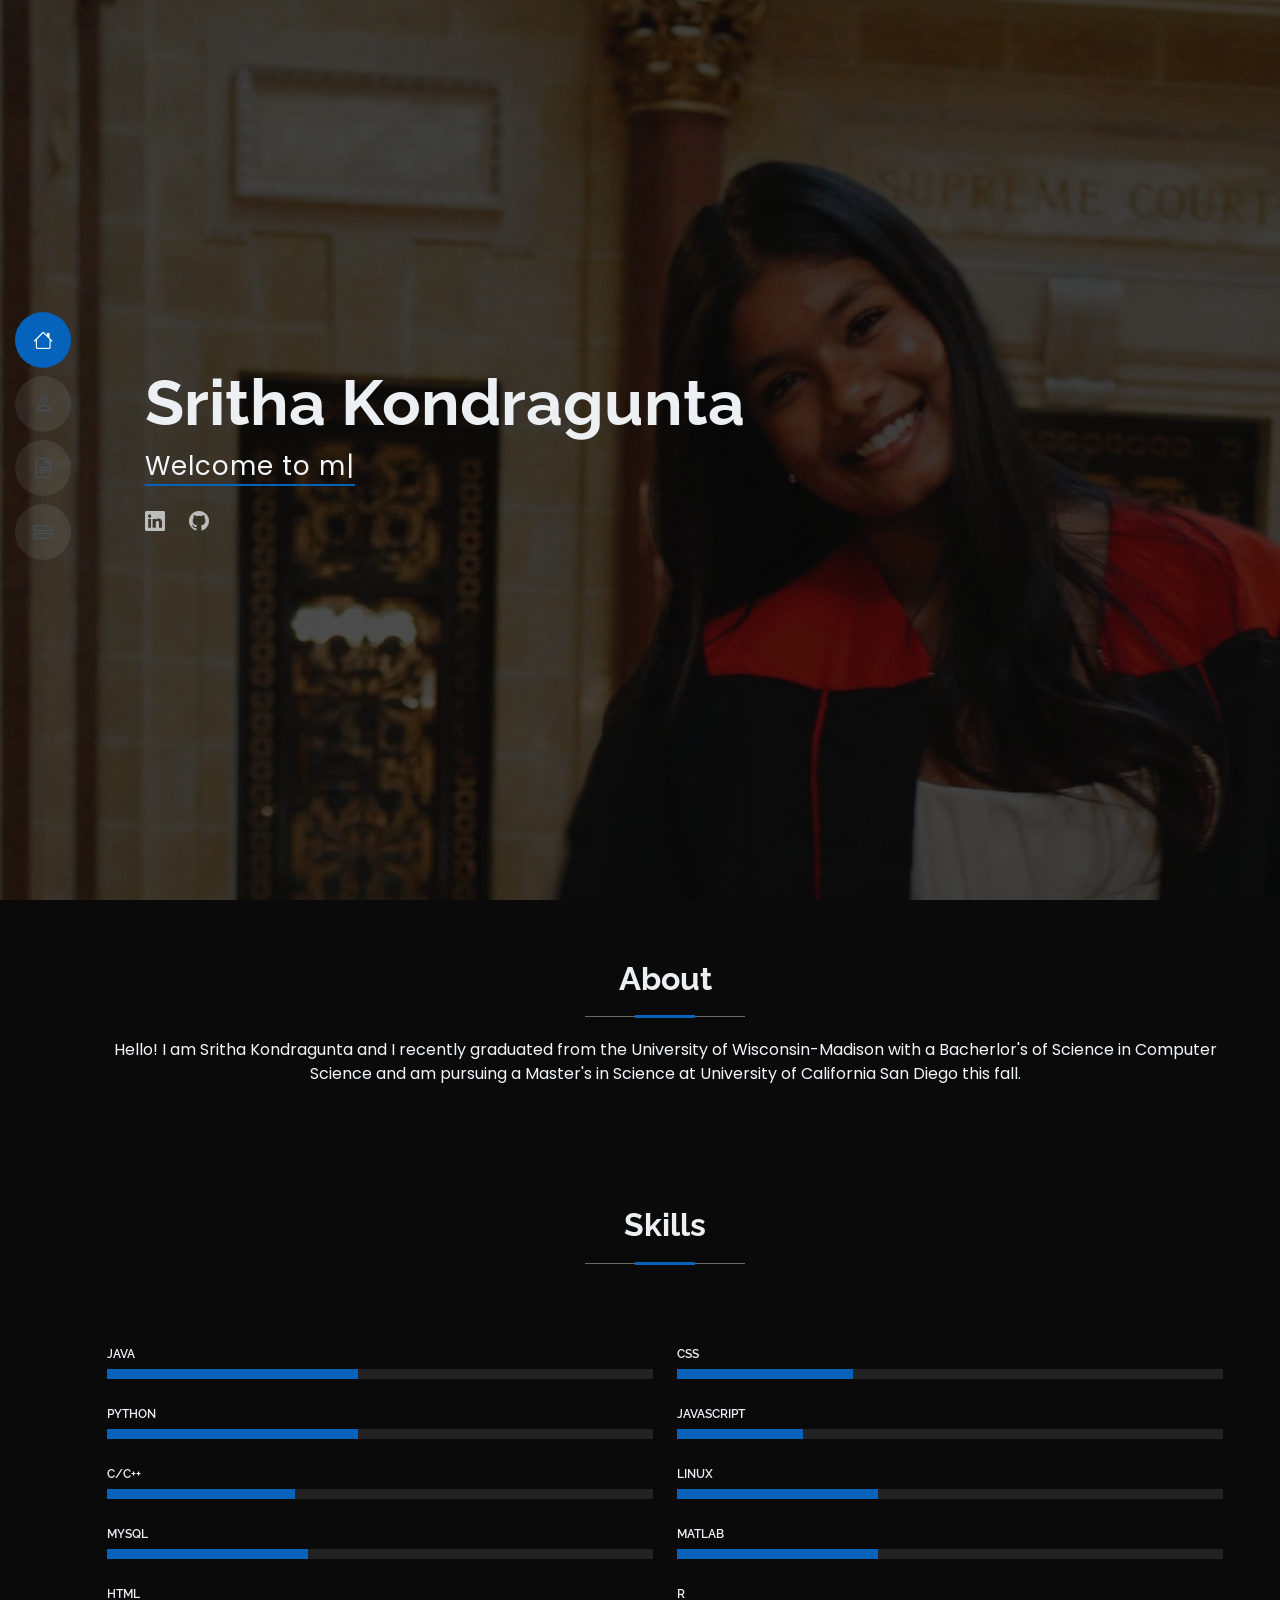
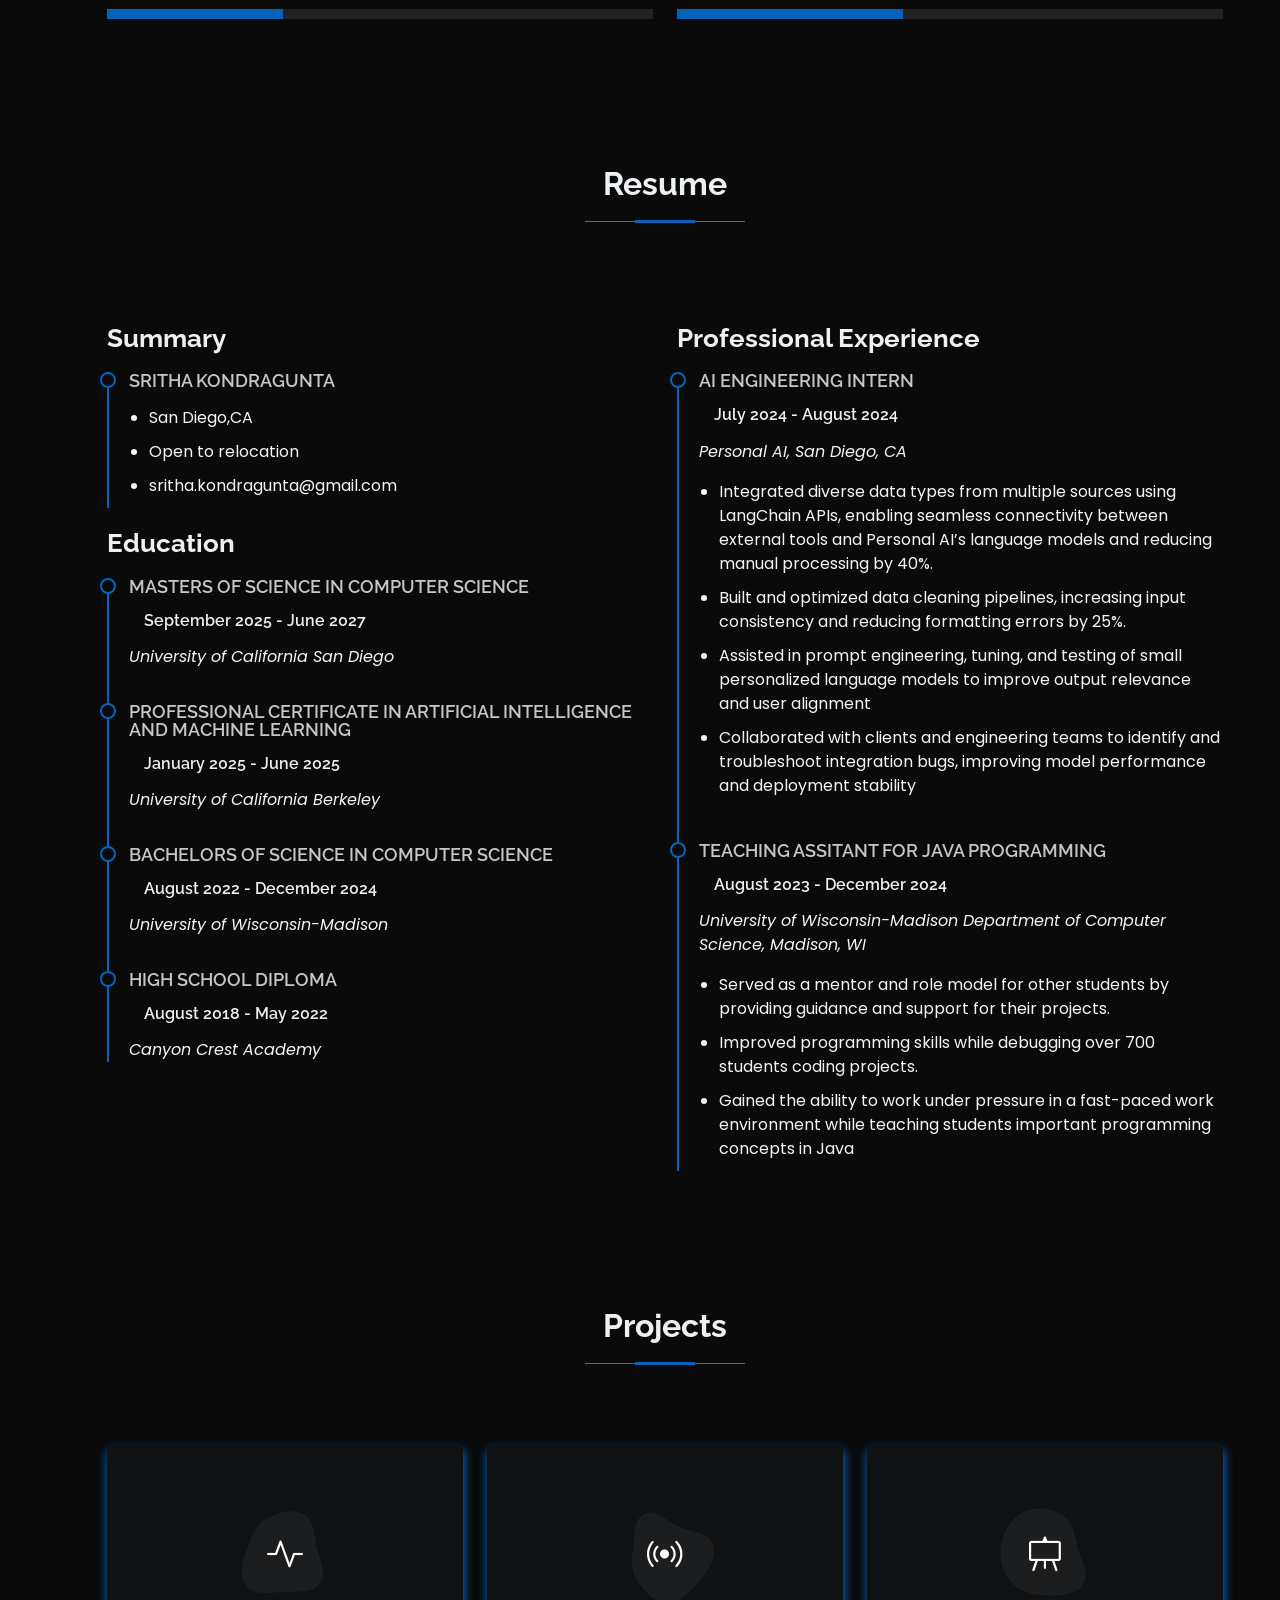
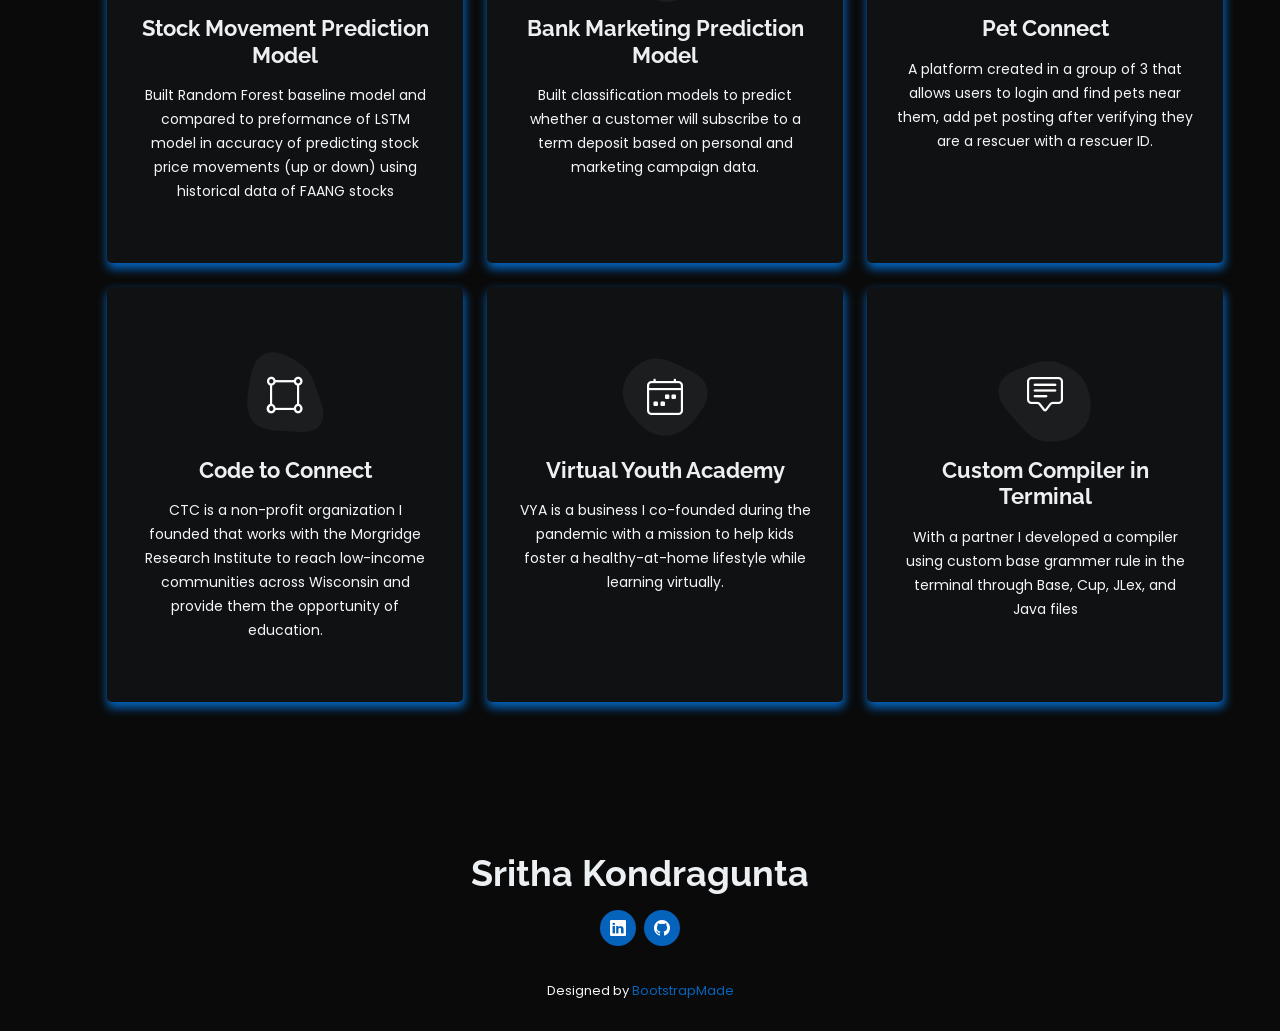
<file: index.html>
<!DOCTYPE html>
<html lang="en">

<head>
  <meta charset="utf-8">
  <meta content="width=device-width, initial-scale=1.0" name="viewport">
  <title>Sritha Kondragunta Portfolio</title>
  <meta content="" name="description">
  <meta content="" name="keywords">

  <!-- Favicons -->
  <link href="assets/img/logo5.png" rel="icon" >
  <link href="assets/img/logo4.png" rel="apple-touch-icon">



  <!-- Fonts -->
  <link href="https://fonts.googleapis.com" rel="preconnect">
  <link href="https://fonts.gstatic.com" rel="preconnect" crossorigin>
  <link href="https://fonts.googleapis.com/css2?family=Roboto:ital,wght@0,100;0,300;0,400;0,500;0,700;0,900;1,100;1,300;1,400;1,500;1,700;1,900&family=Poppins:ital,wght@0,100;0,200;0,300;0,400;0,500;0,600;0,700;0,800;0,900;1,100;1,200;1,300;1,400;1,500;1,600;1,700;1,800;1,900&family=Raleway:ital,wght@0,100;0,200;0,300;0,400;0,500;0,600;0,700;0,800;0,900;1,100;1,200;1,300;1,400;1,500;1,600;1,700;1,800;1,900&display=swap" rel="stylesheet">

  <!-- Vendor CSS Files -->
  <link href="assets/vendor/bootstrap/css/bootstrap.min.css" rel="stylesheet">
  <link href="assets/vendor/bootstrap-icons/bootstrap-icons.css" rel="stylesheet">
  <link href="assets/vendor/aos/aos.css" rel="stylesheet">
  <link href="assets/vendor/glightbox/css/glightbox.min.css" rel="stylesheet">
  <link href="assets/vendor/swiper/swiper-bundle.min.css" rel="stylesheet">

  <!-- Main CSS File -->
  <link href="assets/css/main.css" rel="stylesheet">

  <!-- =======================================================
  * Template Name: MyResume
  * Template URL: https://bootstrapmade.com/free-html-bootstrap-template-my-resume/
  * Updated: Jun 29 2024 with Bootstrap v5.3.3
  * Author: BootstrapMade.com
  * License: https://bootstrapmade.com/license/
  ======================================================== -->
</head>

<body class="index-page">

  <header id="header" class="header d-flex flex-column justify-content-center">

    <i class="header-toggle d-xl-none bi bi-list"></i>

    <nav id="navmenu" class="navmenu">
      <ul>
        <li><a href="#hero" class="active"><i class="bi bi-house navicon"></i><span>Home</span></a></li>
        <li><a href="#about"><i class="bi bi-person navicon"></i><span>About</span></a></li>
        <li><a href="#resume"><i class="bi bi-file-earmark-text navicon"></i><span>Resume</span></a></li>
        <!-- <li><a href="#portfolio"><i class="bi bi-images navicon"></i><span>Portfolio</span></a></li> -->
        <li><a href="#services"><i class="bi bi-hdd-stack navicon"></i><span>Projects</span></a></li>
        <!-- <li><a href="#contact"><i class="bi bi-envelope navicon"></i><span>Contact</span></a></li> -->
      </ul>
    </nav>

  </header>

  <main class="main">

    <!-- Hero Section -->
    <section id="hero" class="hero section light-background">

      <img src="assets/img/grad4.JPEG" alt="">

      <div class="container" data-aos="zoom-out">
        <div class="row justify-content-center">
          <div class="col-lg-9">
            <h2>Sritha Kondragunta</h2>
            <p><span class="typed" data-typed-items="Welcome to my portfolio!"></span></p>
            <div class="social-links"> 
            <!-- <div class="social-links d-flex justify-content-center"> -->
              <a href="https://www.linkedin.com/in/sritha-kondragunta/"><i class="bi bi-linkedin"></i></a>
              <a href="https://github.com/srithakondragunta"><i class="bi bi-github"></i></a>
            </div>
              <!-- <a href="#"><i class="bi bi-twitter-x"></i></a>
              <a href="#"><i class="bi bi-facebook"></i></a>
              <a href="#"><i class="bi bi-instagram"></i></a>
              <a href="#"><i class="bi bi-linkedin"></i></a> -->
          
          </div>
        </div>
      </div>

    </section><!-- /Hero Section -->

    <!-- About Section -->
    <section id="about" class="about section">

      <!-- Section Title -->
      <div class="container section-title" data-aos="fade-up">
        <h2>About</h2>
        <p>Hello! I am Sritha Kondragunta and I recently graduated from the University of Wisconsin-Madison with a Bacherlor's of Science in Computer Science and am pursuing a Master's in Science at University of California San Diego this fall. </p>
      </div><!-- End Section Title -->
<!-- 
      <div class="container" data-aos="fade-up" data-aos-delay="100">

        <div class="row gy-4 justify-content-center">
          <div class="col-lg-4">
            <img src="assets/img/banner2.jpg" class="img-fluid" alt="">
          </div>
          <div class="col-lg-8 content">
            <h2>UI/UX Designer &amp; Web Developer.</h2>
            <p class="fst-italic py-3">
              Lorem ipsum dolor sit amet, consectetur adipiscing elit, sed do eiusmod tempor incididunt ut labore et dolore
              magna aliqua.
            </p>
            <div class="row">
              <div class="col-lg-6">
                <ul>
                  <li><i class="bi bi-chevron-right"></i> <strong>Birthday:</strong> <span>1 May 1995</span></li>
                  <li><i class="bi bi-chevron-right"></i> <strong>Website:</strong> <span>www.example.com</span></li>
                  <li><i class="bi bi-chevron-right"></i> <strong>Phone:</strong> <span>+123 456 7890</span></li>
                  <li><i class="bi bi-chevron-right"></i> <strong>City:</strong> <span>San Diego, CA</span></li>
                </ul>
              </div>
              <div class="col-lg-6">
                <ul>
                  <li><i class="bi bi-chevron-right"></i> <strong>Age:</strong> <span>30</span></li>
                  <li><i class="bi bi-chevron-right"></i> <strong>Degree:</strong> <span>Master</span></li>
                  <li><i class="bi bi-chevron-right"></i> <strong>Email:</strong> <span>email@example.com</span></li>
                  <li><i class="bi bi-chevron-right"></i> <strong>Freelance:</strong> <span>Available</span></li>
                </ul>
              </div>
            </div>
            <p class="py-3">
              Officiis eligendi itaque labore et dolorum mollitia officiis optio vero. Quisquam sunt adipisci omnis et ut. Nulla accusantium dolor incidunt officia tempore. Et eius omnis.
              Cupiditate ut dicta maxime officiis quidem quia. Sed et consectetur qui quia repellendus itaque neque.
            </p>
          </div>
        </div>

      </div>

    </section>/About Section -->
<!-- 
    Stats Section 
    <section id="stats" class="stats section">

      <div class="container" data-aos="fade-up" data-aos-delay="100">

        <div class="row gy-4">

          <div class="col-lg-3 col-md-6 d-flex flex-column align-items-center">
            <i class="bi bi-emoji-smile"></i>
            <div class="stats-item">
              <span data-purecounter-start="0" data-purecounter-end="10" data-purecounter-duration="1" class="purecounter"></span>
              <p>Happy Clients</p>
            </div>
          </div> End Stats Item 

          <div class="col-lg-3 col-md-6 d-flex flex-column align-items-center">
            <i class="bi bi-journal-richtext"></i>
            <div class="stats-item">
              <span data-purecounter-start="0" data-purecounter-end="10" data-purecounter-duration="1" class="purecounter"></span>
              <p>Projects</p>
            </div>
          </div> End Stats Item 

          <div class="col-lg-3 col-md-6 d-flex flex-column align-items-center">
            <i class="bi bi-headset"></i>
            <div class="stats-item">
              <span data-purecounter-start="0" data-purecounter-end="10" data-purecounter-duration="1" class="purecounter"></span>
              <p>Hours Of Support</p>
            </div>
          </div> End Stats Item 

          <div class="col-lg-3 col-md-6 d-flex flex-column align-items-center">
            <i class="bi bi-people"></i>
            <div class="stats-item">
              <span data-purecounter-start="0" data-purecounter-end="15" data-purecounter-duration="1" class="purecounter"></span>
              <p>Hard Workers</p>
            </div>
          </div> End Stats Item 

        </div>

      </div>

    </section> /Stats Section -->

    <!--Skills Section -->
    <section id="skills" class="skills section">

      <!-- Section Title -->
      <div class="container section-title" data-aos="fade-up">
        <h2>Skills</h2>
      </div><!-- End Section Title -->

      <div class="container" data-aos="fade-up" data-aos-delay="100">

        <div class="row skills-content skills-animation">

          <div class="col-lg-6">
            <div class="progress">
              <span class="skill"><span>Java</span> <i class="val"></i></span>
              <div class="progress-bar-wrap">
                <div class="progress-bar" role="progressbar" aria-valuenow="100" aria-valuemin="0" aria-valuemax="100"></div>
              </div>
            </div><!-- End Skills Item -->
            <div class="progress">
              <span class="skill"><span>Python</span> <i class="val"></i></span>
              <div class="progress-bar-wrap">
                <div class="progress-bar" role="progressbar" aria-valuenow="100" aria-valuemin="0" aria-valuemax="100"></div>
              </div>
            </div><!-- End Skills Item -->
            <div class="progress">
              <span class="skill"><span>C/C++</span> <i class="val"></i></span>
              <div class="progress-bar-wrap">
                <div class="progress-bar" role="progressbar" aria-valuenow="75" aria-valuemin="0" aria-valuemax="100"></div>
              </div>
            </div><!-- End Skills Item -->
            <div class="progress">
              <span class="skill"><span>MySQL</span> <i class="val"></i></span>
              <div class="progress-bar-wrap">
                <div class="progress-bar" role="progressbar" aria-valuenow="80" aria-valuemin="0" aria-valuemax="100"></div>
              </div>
            </div><!-- End Skills Item -->
            <div class="progress">
              <span class="skill"><span>HTML</span> <i class="val"></i></span>
              <div class="progress-bar-wrap">
                <div class="progress-bar" role="progressbar" aria-valuenow="70" aria-valuemin="0" aria-valuemax="100"></div>
              </div>
            </div><!-- End Skills Item -->

            

          </div>

          <div class="col-lg-6">
            <div class="progress">
              <span class="skill"><span>CSS</span> <i class="val"></i></span>
              <div class="progress-bar-wrap">
                <div class="progress-bar" role="progressbar" aria-valuenow="70" aria-valuemin="0" aria-valuemax="100"></div>
              </div>
            </div><!-- End Skills Item -->

            <div class="progress">
              <span class="skill"><span>JavaScript</span> <i class="val"></i></span>
              <div class="progress-bar-wrap">
                <div class="progress-bar" role="progressbar" aria-valuenow="50" aria-valuemin="0" aria-valuemax="100"></div>
              </div>
            </div><!-- End Skills Item -->

            <div class="progress">
              <span class="skill"><span>Linux</span> <i class="val"></i></span>
              <div class="progress-bar-wrap">
                <div class="progress-bar" role="progressbar" aria-valuenow="80" aria-valuemin="0" aria-valuemax="100"></div>
              </div>
            </div><!-- End Skills Item -->

            <div class="progress">
              <span class="skill"><span>Matlab</span> <i class="val"></i></span>
              <div class="progress-bar-wrap">
                <div class="progress-bar" role="progressbar" aria-valuenow="80" aria-valuemin="0" aria-valuemax="100"></div>
              </div>
            </div><!-- End Skills Item -->

            <div class="progress">
              <span class="skill"><span>R</span> <i class="val"></i></span>
              <div class="progress-bar-wrap">
                <div class="progress-bar" role="progressbar" aria-valuenow="90" aria-valuemin="0" aria-valuemax="100"></div>
              </div>
            </div><!-- End Skills Item -->

          </div>

        </div>

      </div>

    </section><!-- /Skills Section -->

    <!-- Resume Section -->
    <section id="resume" class="resume section">

      <!-- Section Title -->
      <div class="container section-title" data-aos="fade-up">
        <h2>Resume</h2>
        
      </div><!-- End Section Title -->

      <div class="container">

        <div class="row">

          <div class="col-lg-6" data-aos="fade-up" data-aos-delay="100">
            <h3 class="resume-title">Summary</h3>

            <div class="resume-item pb-0">
              <h4>Sritha Kondragunta</h4>
              <p><em></em></p>
              <ul>
                <li>San Diego,CA</li>
                <li>Open to relocation</li>
                <li>sritha.kondragunta@gmail.com</li>
              </ul>
            </div><!-- Edn Resume Item -->

            <h3 class="resume-title">Education</h3>
            <div class="resume-item">
              <h4>Masters of Science in Computer Science</h4>
              <h5>September 2025 - June 2027</h5>
              <p><em>University of California San Diego</em></p>
            </div><!-- Edn Resume Item -->
            <div class="resume-item">
              <h4>Professional Certificate in Artificial Intelligence and Machine Learning</h4>
              <h5>January 2025 - June 2025</h5>
              <p><em>University of California Berkeley </em></p>
            </div><!-- Edn Resume Item -->
            <div class="resume-item">
              <h4>Bachelors of Science in Computer Science</h4>
              <h5>August 2022 - December 2024</h5>
              <p><em>University of Wisconsin-Madison</em></p>
            </div><!-- Edn Resume Item -->

            <div class="resume-item">
              <h4>High School Diploma</h4>
              <h5>August 2018 - May 2022</h5>
              <p><em>Canyon Crest Academy</em></p>
            </div><!-- Edn Resume Item -->

          </div>

          <div class="col-lg-6" data-aos="fade-up" data-aos-delay="200">
            <h3 class="resume-title">Professional Experience</h3>
            <div class="resume-item">
              <h4>AI Engineering Intern</h4>
              <h5>July 2024 - August 2024</h5>
              <p><em>Personal AI, San Diego, CA </em></p>
              <ul>
                <li>Integrated diverse data types from multiple sources using LangChain APIs, enabling seamless connectivity between
external tools and Personal AI’s language models and reducing manual processing by 40%.</li>
                <li>Built and optimized data cleaning pipelines, increasing input consistency and reducing formatting errors by 25%.</li>
                <li>Assisted in prompt engineering, tuning, and testing of small personalized language models to improve output
relevance and user alignment</li>
                <li>Collaborated with clients and engineering teams to identify and troubleshoot integration bugs, improving model
performance and deployment stability</li>
              </ul>
            </div><!-- Edn Resume Item -->

            <div class="resume-item">
              <h4>Teaching Assitant for Java Programming</h4>
              <h5>August 2023 - December 2024</h5>
              <p><em>University of Wisconsin-Madison Department of Computer Science, Madison, WI</em></p>
              <ul>
                <li>Served as a mentor and role model for other students by providing guidance and support for their projects.</li>
                <li>Improved programming skills while debugging over 700 students coding projects.</li>
                <li>Gained the ability to work under pressure in a fast-paced work environment while teaching students important programming concepts in Java</li>
              </ul>
            </div><!-- Edn Resume Item -->

          </div>

        </div>

      </div>

    </section><!-- /Resume Section -->

    <!-- Portfolio Section -->
    <!-- <section id="portfolio" class="portfolio section"> -->

      <!-- Section Title -->
      <!-- <div class="container section-title" data-aos="fade-up">
        <h2>Portfolio</h2>
        <p>Magnam dolores commodi suscipit. Necessitatibus eius consequatur ex aliquid fuga eum quidem. Sit sint consectetur velit. Quisquam quos quisquam cupiditate. Et nemo qui impedit suscipit alias ea. Quia fugiat sit in iste officiis commodi quidem hic quas.</p>
      </div>End Section Title -->

      <!-- <div class="container">

        <div class="isotope-layout" data-default-filter="*" data-layout="masonry" data-sort="original-order">

          <ul class="portfolio-filters isotope-filters" data-aos="fade-up" data-aos-delay="100">
            <li data-filter="*" class="filter-active">All</li>
            <li data-filter=".filter-app">App</li>
            <li data-filter=".filter-product">Card</li>
            <li data-filter=".filter-branding">Web</li>
          </ul>End Portfolio Filters -->

          <!-- <div class="row gy-4 isotope-container" data-aos="fade-up" data-aos-delay="200">

            <div class="col-lg-4 col-md-6 portfolio-item isotope-item filter-app">
              <img src="assets/img/masonry-portfolio/masonry-portfolio-1.jpg" class="img-fluid" alt="">
              <div class="portfolio-info">
                <h4>App 1</h4>
                <p>Lorem ipsum, dolor sit</p>
                <a href="assets/img/masonry-portfolio/masonry-portfolio-1.jpg" title="App 1" data-gallery="portfolio-gallery-app" class="glightbox preview-link"><i class="bi bi-zoom-in"></i></a>
                <a href="portfolio-details.html" title="More Details" class="details-link"><i class="bi bi-link-45deg"></i></a>
              </div>
            </div>End Portfolio Item -->

            <!-- <div class="col-lg-4 col-md-6 portfolio-item isotope-item filter-product">
              <img src="assets/img/masonry-portfolio/masonry-portfolio-2.jpg" class="img-fluid" alt="">
              <div class="portfolio-info">
                <h4>Product 1</h4>
                <p>Lorem ipsum, dolor sit</p>
                <a href="assets/img/masonry-portfolio/masonry-portfolio-2.jpg" title="Product 1" data-gallery="portfolio-gallery-product" class="glightbox preview-link"><i class="bi bi-zoom-in"></i></a>
                <a href="portfolio-details.html" title="More Details" class="details-link"><i class="bi bi-link-45deg"></i></a>
              </div>
            </div>End Portfolio Item -->

            <!-- <div class="col-lg-4 col-md-6 portfolio-item isotope-item filter-branding">
              <img src="assets/img/masonry-portfolio/masonry-portfolio-3.jpg" class="img-fluid" alt="">
              <div class="portfolio-info">
                <h4>Branding 1</h4>
                <p>Lorem ipsum, dolor sit</p>
                <a href="assets/img/masonry-portfolio/masonry-portfolio-3.jpg" title="Branding 1" data-gallery="portfolio-gallery-branding" class="glightbox preview-link"><i class="bi bi-zoom-in"></i></a>
                <a href="portfolio-details.html" title="More Details" class="details-link"><i class="bi bi-link-45deg"></i></a>
              </div>
            </div>End Portfolio Item -->

            <!-- <div class="col-lg-4 col-md-6 portfolio-item isotope-item filter-app">
              <img src="assets/img/masonry-portfolio/masonry-portfolio-4.jpg" class="img-fluid" alt="">
              <div class="portfolio-info">
                <h4>App 2</h4>
                <p>Lorem ipsum, dolor sit</p>
                <a href="assets/img/masonry-portfolio/masonry-portfolio-4.jpg" title="App 2" data-gallery="portfolio-gallery-app" class="glightbox preview-link"><i class="bi bi-zoom-in"></i></a>
                <a href="portfolio-details.html" title="More Details" class="details-link"><i class="bi bi-link-45deg"></i></a>
              </div>
            </div>End Portfolio Item -->

            <!-- <div class="col-lg-4 col-md-6 portfolio-item isotope-item filter-product">
              <img src="assets/img/masonry-portfolio/masonry-portfolio-5.jpg" class="img-fluid" alt="">
              <div class="portfolio-info">
                <h4>Product 2</h4>
                <p>Lorem ipsum, dolor sit</p>
                <a href="assets/img/masonry-portfolio/masonry-portfolio-5.jpg" title="Product 2" data-gallery="portfolio-gallery-product" class="glightbox preview-link"><i class="bi bi-zoom-in"></i></a>
                <a href="portfolio-details.html" title="More Details" class="details-link"><i class="bi bi-link-45deg"></i></a>
              </div>
            </div>End Portfolio Item -->

            <!-- <div class="col-lg-4 col-md-6 portfolio-item isotope-item filter-branding">
              <img src="assets/img/masonry-portfolio/masonry-portfolio-6.jpg" class="img-fluid" alt="">
              <div class="portfolio-info">
                <h4>Branding 2</h4>
                <p>Lorem ipsum, dolor sit</p>
                <a href="assets/img/masonry-portfolio/masonry-portfolio-6.jpg" title="Branding 2" data-gallery="portfolio-gallery-branding" class="glightbox preview-link"><i class="bi bi-zoom-in"></i></a>
                <a href="portfolio-details.html" title="More Details" class="details-link"><i class="bi bi-link-45deg"></i></a>
              </div>
            </div>End Portfolio Item -->

            <!-- <div class="col-lg-4 col-md-6 portfolio-item isotope-item filter-app">
              <img src="assets/img/masonry-portfolio/masonry-portfolio-7.jpg" class="img-fluid" alt="">
              <div class="portfolio-info">
                <h4>App 3</h4>
                <p>Lorem ipsum, dolor sit</p>
                <a href="assets/img/masonry-portfolio/masonry-portfolio-7.jpg" title="App 3" data-gallery="portfolio-gallery-app" class="glightbox preview-link"><i class="bi bi-zoom-in"></i></a>
                <a href="portfolio-details.html" title="More Details" class="details-link"><i class="bi bi-link-45deg"></i></a>
              </div>
            </div>End Portfolio Item -->

            <!-- <div class="col-lg-4 col-md-6 portfolio-item isotope-item filter-product">
              <img src="assets/img/masonry-portfolio/masonry-portfolio-8.jpg" class="img-fluid" alt="">
              <div class="portfolio-info">
                <h4>Product 3</h4>
                <p>Lorem ipsum, dolor sit</p>
                <a href="assets/img/masonry-portfolio/masonry-portfolio-8.jpg" title="Product 3" data-gallery="portfolio-gallery-product" class="glightbox preview-link"><i class="bi bi-zoom-in"></i></a>
                <a href="portfolio-details.html" title="More Details" class="details-link"><i class="bi bi-link-45deg"></i></a>
              </div>
            </div>End Portfolio Item -->

            <!-- <div class="col-lg-4 col-md-6 portfolio-item isotope-item filter-branding">
              <img src="assets/img/masonry-portfolio/masonry-portfolio-9.jpg" class="img-fluid" alt="">
              <div class="portfolio-info">
                <h4>Branding 3</h4>
                <p>Lorem ipsum, dolor sit</p>
                <a href="assets/img/masonry-portfolio/masonry-portfolio-9.jpg" title="Branding 2" data-gallery="portfolio-gallery-branding" class="glightbox preview-link"><i class="bi bi-zoom-in"></i></a>
                <a href="portfolio-details.html" title="More Details" class="details-link"><i class="bi bi-link-45deg"></i></a>
              </div> -->
            <!-- </div> End Portfolio Item -->

          <!-- </div>End Portfolio Container -->

        <!-- </div> -->

      <!-- </div> --> 

    <!-- </section>/Portfolio Section -->

    <!-- Services Section -->
    <section id="services" class="services section">

      <!-- Section Title -->
      <div class="container section-title" data-aos="fade-up">
        <h2>Projects</h2>
        
      </div><!-- End Section Title -->

      <div class="container">

        <div class="row gy-4">

          <div class="col-lg-4 col-md-6" data-aos="fade-up" data-aos-delay="100">
            <div class="service-item item-cyan position-relative">
              <div class="icon">
                <svg width="100" height="100" viewBox="0 0 600 600" xmlns="http://www.w3.org/2000/svg">
                  <path stroke="none" stroke-width="0" fill="#f5f5f5" d="M300,521.0016835830174C376.1290562159157,517.8887921683347,466.0731472004068,529.7835943286574,510.70327084640275,468.03025145048787C554.3714126377745,407.6079735673963,508.03601936045806,328.9844924480964,491.2728898941984,256.3432110539036C474.5976632858925,184.082847569629,479.9380746630129,96.60480741107993,416.23090153303,58.64404602377083C348.86323505073057,18.502131276798302,261.93793281208167,40.57373210992963,193.5410806939664,78.93577620505333C130.42746243093433,114.334589627462,98.30271207620316,179.96522072025542,76.75703585869454,249.04625023123273C51.97151888228291,328.5150500222984,13.704378332031375,421.85034740162234,66.52175969318436,486.19268352777647C119.04800174914682,550.1803526380478,217.28368757567262,524.383925680826,300,521.0016835830174"></path>
                </svg>
                <i class="bi bi-activity"></i>
              </div>
              <a href="https://github.com/srithakondragunta/Stock-Movement-Prediction" class="stretched-link">
                <h3>Stock Movement Prediction Model</h3>
              </a>
              <p>Built Random Forest baseline model and compared to preformance of LSTM model in accuracy of predicting stock price movements (up or down) using historical data of FAANG stocks</p>
            </div>
          </div><!-- End Service Item -->

          <div class="col-lg-4 col-md-6" data-aos="fade-up" data-aos-delay="200">
            <div class="service-item item-orange position-relative">
              <div class="icon">
                <svg width="100" height="100" viewBox="0 0 600 600" xmlns="http://www.w3.org/2000/svg">
                  <path stroke="none" stroke-width="0" fill="#f5f5f5" d="M300,582.0697525312426C382.5290701553225,586.8405444964366,449.9789794690241,525.3245884688669,502.5850820975895,461.55621195738473C556.606425686781,396.0723002908107,615.8543463187945,314.28637112970534,586.6730223649479,234.56875336149918C558.9533121215079,158.8439757836574,454.9685369536778,164.00468322053177,381.49747125262974,130.76875717737553C312.15926192815925,99.40240125094834,248.97055460311594,18.661163978235184,179.8680185752513,50.54337015887873C110.5421016452524,82.52863877960104,119.82277516462835,180.83849132639028,109.12597500060166,256.43424936330496C100.08760227029461,320.3096726198365,92.17705696193138,384.0621239912766,124.79988738764834,439.7174275375508C164.83382741302287,508.01625554203684,220.96474134820875,577.5009287672846,300,582.0697525312426"></path>
                </svg>
                <i class="bi bi-broadcast"></i>
              </div>
              <a href="https://github.com/srithakondragunta/bank_marketing_prediction" class="stretched-link">
                <h3>Bank Marketing Prediction Model</h3>
              </a>
              <p>Built classification models to predict whether a customer will subscribe to a term deposit based on personal and marketing campaign data. </p>
            </div>
          </div><!-- End Service Item -->

          <div class="col-lg-4 col-md-6" data-aos="fade-up" data-aos-delay="300">
            <div class="service-item item-teal position-relative">
              <div class="icon">
                <svg width="100" height="100" viewBox="0 0 600 600" xmlns="http://www.w3.org/2000/svg">
                  <path stroke="none" stroke-width="0" fill="#f5f5f5" d="M300,541.5067337569781C382.14930387511276,545.0595476570109,479.8736841581634,548.3450877840088,526.4010558755058,480.5488172755941C571.5218469581645,414.80211281144784,517.5187510058486,332.0715597781072,496.52539010469104,255.14436215662573C477.37192572678356,184.95920475031193,473.57363656557914,105.61284051026155,413.0603344069578,65.22779650032875C343.27470386102294,18.654635553484475,251.2091493199835,5.337323636656869,175.0934190732945,40.62881213300186C97.87086631185822,76.43348514350839,51.98124368387456,156.15599469081315,36.44837278890362,239.84606092416172C21.716077023791087,319.22268207091537,43.775223500013084,401.1760424656574,96.891909868211,461.97329694683043C147.22146801428983,519.5804099606455,223.5754009179313,538.201503339737,300,541.5067337569781"></path>
                </svg>
                <i class="bi bi-easel"></i>
              </div>
              <a href="https://github.com/BriLeighk/Pet-Connect" class="stretched-link">
                <h3>Pet Connect</h3>
              </a>
              <p>A platform created in a group of 3 that allows users to login and find pets near them, add pet posting after verifying they are a rescuer with a rescuer ID.</p>
            </div>
          </div><!-- End Service Item -->

          <div class="col-lg-4 col-md-6" data-aos="fade-up" data-aos-delay="400">
            <div class="service-item item-red position-relative">
              <div class="icon">
                <svg width="100" height="100" viewBox="0 0 600 600" xmlns="http://www.w3.org/2000/svg">
                  <path stroke="none" stroke-width="0" fill="#f5f5f5" d="M300,503.46388370962813C374.79870501325706,506.71871716319447,464.8034551963731,527.1746412648533,510.4981551193396,467.86667711651364C555.9287308511215,408.9015244558933,512.6030010748507,327.5744911775523,490.211057578863,256.5855673507754C471.097692560561,195.9906835881958,447.69079081568157,138.11976852964426,395.19560036434837,102.3242989838813C329.3053358748298,57.3949838291264,248.02791733380457,8.279543830951368,175.87071277845988,42.242879143198664C103.41431057327972,76.34704239035025,93.79494320519305,170.9812938413882,81.28167332365135,250.07896920659033C70.17666984294237,320.27484674793965,64.84698225790005,396.69656628748305,111.28512138212992,450.4950937839243C156.20124167950087,502.5303643271138,231.32542653798444,500.4755392045468,300,503.46388370962813"></path>
                </svg>
                <i class="bi bi-bounding-box-circles"></i>
              </div>
              <a href="https://win.wisc.edu/organization/codetoconnect" class="stretched-link">
                <h3>Code to Connect</h3>
              </a>
              <p>CTC is a non-profit organization I founded that works with the Morgridge Research Institute to reach low-income communities across Wisconsin and provide them the opportunity of education.</p>
            </div>
          </div><!-- End Service Item -->

          <div class="col-lg-4 col-md-6" data-aos="fade-up" data-aos-delay="500">
            <div class="service-item item-indigo position-relative">
              <div class="icon">
                <svg width="100" height="100" viewBox="0 0 600 600" xmlns="http://www.w3.org/2000/svg">
                  <path stroke="none" stroke-width="0" fill="#f5f5f5" d="M300,532.3542879108572C369.38199826031484,532.3153073249985,429.10787420159085,491.63046689027357,474.5244479745417,439.17860296908856C522.8885846962883,383.3225815378663,569.1668002868075,314.3205725914397,550.7432151929288,242.7694973846089C532.6665558377875,172.5657663291529,456.2379748765914,142.6223662098291,390.3689995646985,112.34683881706744C326.66090330228417,83.06452184765237,258.84405631176094,53.51806209861945,193.32584062364296,78.48882559362697C121.61183558270385,105.82097193414197,62.805066853699245,167.19869350419734,48.57481801355237,242.6138429142374C34.843463184063346,315.3850353017275,76.69343916112496,383.4422959591041,125.22947124332185,439.3748458443577C170.7312796277747,491.8107796887764,230.57421082200815,532.3932930995766,300,532.3542879108572"></path>
                </svg>
                <i class="bi bi-calendar4-week icon"></i>
              </div>
              <a href="https://www.sandiegouniontribune.com/2021/03/23/cca-students-launch-virtual-youth-academy/" class="stretched-link">
                <h3>Virtual Youth Academy</h3>
              </a>
              <p>VYA is a business I co-founded during the pandemic with a mission to help kids foster a healthy-at-home lifestyle while learning virtually.</p>
              
            </div>
          </div><!-- End Service Item -->

          <div class="col-lg-4 col-md-6" data-aos="fade-up" data-aos-delay="600">
            <div class="service-item item-pink position-relative">
              <div class="icon">
                <svg width="100" height="100" viewBox="0 0 600 600" xmlns="http://www.w3.org/2000/svg">
                  <path stroke="none" stroke-width="0" fill="#f5f5f5" d="M300,566.797414625762C385.7384707136149,576.1784315230908,478.7894351017131,552.8928747891023,531.9192734346935,484.94944893311C584.6109503024035,417.5663521118492,582.489472248146,322.67544863468447,553.9536738515405,242.03673114598146C529.1557734026468,171.96086150256528,465.24506316201064,127.66468636344209,395.9583748389544,100.7403814666027C334.2173773831606,76.7482773500951,269.4350130405921,84.62216499799875,207.1952322260088,107.2889140133804C132.92018162631612,134.33871894543012,41.79353780512637,160.00259165414826,22.644507872594943,236.69541883565114C3.319112789854554,314.0945973066697,72.72355303640163,379.243833228382,124.04198916343866,440.3218312028393C172.9286146004772,498.5055451809895,224.45579914871206,558.5317968840102,300,566.797414625762"></path>
                </svg>
                <i class="bi bi-chat-square-text"></i>
              </div>
              <a href="https://github.com/srithakondragunta/CustomCompiler" class="stretched-link">
                <h3>Custom Compiler in Terminal</h3>
              </a>
              <p>With a partner I developed a compiler using custom base grammer rule in the terminal through Base, Cup, JLex, and Java files </p>
            </div>
          </div><!-- End Service Item -->

        </div>

      </div>

    </section><!-- /Services Section -->

    <!-- Testimonials Section -->
    <!-- <section id="testimonials" class="testimonials section"> -->

      <!-- Section Title -->
      <!-- <div class="container section-title" data-aos="fade-up">
        <h2>Testimonials</h2>
        <p>Necessitatibus eius consequatur ex aliquid fuga eum quidem sint consectetur velit</p>
      </div>End Section Title -->

      <!-- <div class="container" data-aos="fade-up" data-aos-delay="100">

        <div class="swiper init-swiper">
          <script type="application/json" class="swiper-config">
            {
              "loop": true,
              "speed": 600,
              "autoplay": {
                "delay": 5000
              },
              "slidesPerView": "auto",
              "pagination": {
                "el": ".swiper-pagination",
                "type": "bullets",
                "clickable": true
              }
            }
          </script>
          <div class="swiper-wrapper">

            <div class="swiper-slide">
              <div class="testimonial-item">
                <div class="row gy-4 justify-content-center">
                  <div class="col-lg-6">
                    <div class="testimonial-content">
                      <p>
                        <i class="bi bi-quote quote-icon-left"></i>
                        <span>Proin iaculis purus consequat sem cure digni ssim donec porttitora entum suscipit rhoncus. Accusantium quam, ultricies eget id, aliquam eget nibh et. Maecen aliquam, risus at semper.</span>
                        <i class="bi bi-quote quote-icon-right"></i>
                      </p>
                      <h3>Saul Goodman</h3>
                      <h4>Ceo &amp; Founder</h4>
                      <div class="stars">
                        <i class="bi bi-star-fill"></i><i class="bi bi-star-fill"></i><i class="bi bi-star-fill"></i><i class="bi bi-star-fill"></i><i class="bi bi-star-fill"></i>
                      </div>
                    </div>
                  </div>
                  <div class="col-lg-2 text-center">
                    <img src="assets/img/testimonials/testimonials-1.jpg" class="img-fluid testimonial-img" alt="">
                  </div>
                </div>
              </div>
            </div> End testimonial item -->

            <!-- <div class="swiper-slide">
              <div class="testimonial-item">
                <div class="row gy-4 justify-content-center">
                  <div class="col-lg-6">
                    <div class="testimonial-content">
                      <p>
                        <i class="bi bi-quote quote-icon-left"></i>
                        <span>Export tempor illum tamen malis malis eram quae irure esse labore quem cillum quid cillum eram malis quorum velit fore eram velit sunt aliqua noster fugiat irure amet legam anim culpa.</span>
                        <i class="bi bi-quote quote-icon-right"></i>
                      </p>
                      <h3>Sara Wilsson</h3>
                      <h4>Designer</h4>
                      <div class="stars">
                        <i class="bi bi-star-fill"></i><i class="bi bi-star-fill"></i><i class="bi bi-star-fill"></i><i class="bi bi-star-fill"></i><i class="bi bi-star-fill"></i>
                      </div>
                    </div>
                  </div>
                  <div class="col-lg-2 text-center">
                    <img src="assets/img/testimonials/testimonials-2.jpg" class="img-fluid testimonial-img" alt="">
                  </div>
                </div>
              </div> --> 
            <!-- </div>End testimonial item -->
<!-- 
            <div class="swiper-slide">
              <div class="testimonial-item">
                <div class="row gy-4 justify-content-center">
                  <div class="col-lg-6">
                    <div class="testimonial-content">
                      <p>
                        <i class="bi bi-quote quote-icon-left"></i>
                        <span>Enim nisi quem export duis labore cillum quae magna enim sint quorum nulla quem veniam duis minim tempor labore quem eram duis noster aute amet eram fore quis sint minim.</span>
                        <i class="bi bi-quote quote-icon-right"></i>
                      </p>
                      <h3>Jena Karlis</h3>
                      <h4>Store Owner</h4>
                      <div class="stars">
                        <i class="bi bi-star-fill"></i><i class="bi bi-star-fill"></i><i class="bi bi-star-fill"></i><i class="bi bi-star-fill"></i><i class="bi bi-star-fill"></i>
                      </div>
                    </div>
                  </div>
                  <div class="col-lg-2 text-center">
                    <img src="assets/img/testimonials/testimonials-3.jpg" class="img-fluid testimonial-img" alt="">
                  </div>
                </div>
              </div>
            </div>End testimonial item -->
<!-- 
            <div class="swiper-slide">
              <div class="testimonial-item">
                <div class="row gy-4 justify-content-center">
                  <div class="col-lg-6">
                    <div class="testimonial-content">
                      <p>
                        <i class="bi bi-quote quote-icon-left"></i>
                        <span>Fugiat enim eram quae cillum dolore dolor amet nulla culpa multos export minim fugiat minim velit minim dolor enim duis veniam ipsum anim magna sunt elit fore quem dolore labore illum veniam.</span>
                        <i class="bi bi-quote quote-icon-right"></i>
                      </p>
                      <h3>John Larson</h3>
                      <h4>Entrepreneur</h4>
                      <div class="stars">
                        <i class="bi bi-star-fill"></i><i class="bi bi-star-fill"></i><i class="bi bi-star-fill"></i><i class="bi bi-star-fill"></i><i class="bi bi-star-fill"></i>
                      </div>
                    </div>
                  </div>
                  <div class="col-lg-2 text-center">
                    <img src="assets/img/testimonials/testimonials-4.jpg" class="img-fluid testimonial-img" alt="">
                  </div>
                </div>
              </div>
            </div>End testimonial item -->

          <!-- </div>
          <div class="swiper-pagination"></div>
        </div>

      </div>

    </section>/Testimonials Section -->

    <!-- Contact Section -->
    <!-- <section id="contact" class="contact section"> -->

      <!-- Section Title -->
      <!-- <div class="container section-title" data-aos="fade-up">
        <h2>Contact</h2>
        <p>Necessitatibus eius consequatur ex aliquid fuga eum quidem sint consectetur velit</p>
      </div> End Section Title -->

      <!-- <div class="container" data-aos="fade" data-aos-delay="100">

        <div class="row gy-4">

          <div class="col-lg-4">
            <div class="info-item d-flex" data-aos="fade-up" data-aos-delay="200">
              <i class="bi bi-geo-alt flex-shrink-0"></i>
              <div>
                <h3>Address</h3>
                <p>A108 Adam Street, New York, NY 535022</p>
              </div>
            </div>End Info Item --> 

            <!-- <div class="info-item d-flex" data-aos="fade-up" data-aos-delay="300">
              <i class="bi bi-telephone flex-shrink-0"></i>
              <div>
                <h3>Call Us</h3>
                <p>+1 5589 55488 55</p>
              </div>
            </div> End Info Item -->
<!-- 
            <div class="info-item d-flex" data-aos="fade-up" data-aos-delay="400">
              <i class="bi bi-envelope flex-shrink-0"></i>
              <div>
                <h3>Email Us</h3>
                <p>info@example.com</p>
              </div>
            </div>End Info Item --> 

          <!-- </div>

          <div class="col-lg-8">
            <form action="forms/contact.php" method="post" class="php-email-form" data-aos="fade-up" data-aos-delay="200">
              <div class="row gy-4">

                <div class="col-md-6">
                  <input type="text" name="name" class="form-control" placeholder="Your Name" required="">
                </div>

                <div class="col-md-6 ">
                  <input type="email" class="form-control" name="email" placeholder="Your Email" required="">
                </div>

                <div class="col-md-12">
                  <input type="text" class="form-control" name="subject" placeholder="Subject" required="">
                </div>

                <div class="col-md-12">
                  <textarea class="form-control" name="message" rows="6" placeholder="Message" required=""></textarea>
                </div> -->

                <!-- <div class="col-md-12 text-center">
                  <div class="loading">Loading</div>
                  <div class="error-message"></div>
                  <div class="sent-message">Your message has been sent. Thank you!</div>

                  <button type="submit">Send Message</button>
                </div>

              </div>
            </form>
          </div>End Contact Form -->

        <!-- </div>

      </div>

    </section>/Contact Section -->

  </main>

  <footer id="footer" class="footer position-relative light-background">
    <div class="container">
      <h3 class="sitename">Sritha Kondragunta</h3>
      <div class="social-links d-flex justify-content-center">
        <a href="https://www.linkedin.com/in/sritha-kondragunta/"><i class="bi bi-linkedin"></i></a>
        <a href="https://github.com/srithakondragunta"><i class="bi bi-github"></i></a>
      </div>
      <div class="container">
 
        <div class="credits">
          <!-- All the links in the footer should remain intact. -->
          <!-- You can delete the links only if you've purchased the pro version. -->
          <!-- Licensing information: https://bootstrapmade.com/license/ -->
          <!-- Purchase the pro version with working PHP/AJAX contact form: [buy-url] -->
          Designed by <a href="https://bootstrapmade.com/">BootstrapMade</a>
        </div>
      </div>
    </div>
  </footer>

  <!-- Scroll Top -->
  <a href="#" id="scroll-top" class="scroll-top d-flex align-items-center justify-content-center"><i class="bi bi-arrow-up-short"></i></a>

  <!-- Preloader -->
  <div id="preloader"></div>

  <!-- Vendor JS Files -->
  <script src="assets/vendor/bootstrap/js/bootstrap.bundle.min.js"></script>
  <script src="assets/vendor/php-email-form/validate.js"></script>
  <script src="assets/vendor/aos/aos.js"></script>
  <script src="assets/vendor/typed.js/typed.umd.js"></script>
  <script src="assets/vendor/purecounter/purecounter_vanilla.js"></script>
  <script src="assets/vendor/waypoints/noframework.waypoints.js"></script>
  <script src="assets/vendor/glightbox/js/glightbox.min.js"></script>
  <script src="assets/vendor/imagesloaded/imagesloaded.pkgd.min.js"></script>
  <script src="assets/vendor/isotope-layout/isotope.pkgd.min.js"></script>
  <script src="assets/vendor/swiper/swiper-bundle.min.js"></script>

  <!-- Main JS File -->
  <script src="assets/js/main.js"></script>

</body>

</html>
</file>
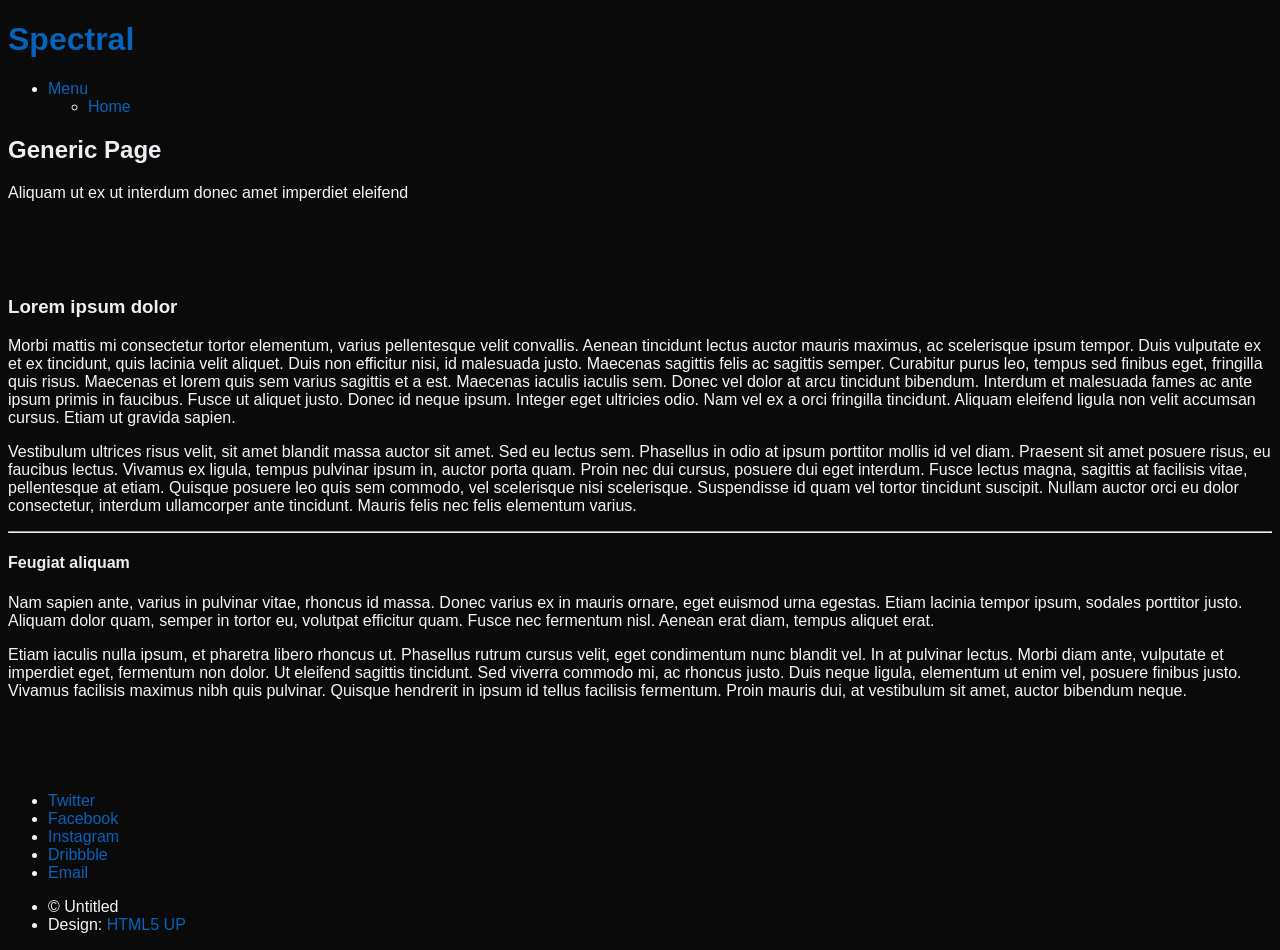
<file: generic.html>
<!DOCTYPE HTML>
<!--
	Spectral by HTML5 UP
	html5up.net | @ajlkn
	Free for personal and commercial use under the CCA 3.0 license (html5up.net/license)
-->
<html>
	<head>
		<title>Generic - Spectral by HTML5 UP</title>
		<meta charset="utf-8" />
		<meta name="viewport" content="width=device-width, initial-scale=1, user-scalable=no" />
		<link rel="stylesheet" href="assets/css/main.css" />
		<noscript><link rel="stylesheet" href="assets/css/noscript.css" /></noscript>
	</head>
	<body class="is-preload">

		<!-- Page Wrapper -->
			<div id="page-wrapper">

				<!-- Header -->
					<header id="header">
						<h1><a href="index.html">Spectral</a></h1>
						<nav id="nav">
							<ul>
								<li class="special">
									<a href="#menu" class="menuToggle"><span>Menu</span></a>
									<div id="menu">
										<ul>
											<li><a href="index.html">Home</a></li>
											<!-- <li><a href="generic.html">Generic</a></li>
											<li><a href="elements.html">Elements</a></li> -->
										</ul>
									</div>
								</li>
							</ul>
						</nav>
					</header>

				<!-- Main -->
					<article id="main">
						<header>
							<h2>Generic Page</h2>
							<p>Aliquam ut ex ut interdum donec amet imperdiet eleifend</p>
						</header>
						<section class="wrapper style5">
							<div class="inner">

								<h3>Lorem ipsum dolor</h3>
								<p>Morbi mattis mi consectetur tortor elementum, varius pellentesque velit convallis. Aenean tincidunt lectus auctor mauris maximus, ac scelerisque ipsum tempor. Duis vulputate ex et ex tincidunt, quis lacinia velit aliquet. Duis non efficitur nisi, id malesuada justo. Maecenas sagittis felis ac sagittis semper. Curabitur purus leo, tempus sed finibus eget, fringilla quis risus. Maecenas et lorem quis sem varius sagittis et a est. Maecenas iaculis iaculis sem. Donec vel dolor at arcu tincidunt bibendum. Interdum et malesuada fames ac ante ipsum primis in faucibus. Fusce ut aliquet justo. Donec id neque ipsum. Integer eget ultricies odio. Nam vel ex a orci fringilla tincidunt. Aliquam eleifend ligula non velit accumsan cursus. Etiam ut gravida sapien.</p>

								<p>Vestibulum ultrices risus velit, sit amet blandit massa auctor sit amet. Sed eu lectus sem. Phasellus in odio at ipsum porttitor mollis id vel diam. Praesent sit amet posuere risus, eu faucibus lectus. Vivamus ex ligula, tempus pulvinar ipsum in, auctor porta quam. Proin nec dui cursus, posuere dui eget interdum. Fusce lectus magna, sagittis at facilisis vitae, pellentesque at etiam. Quisque posuere leo quis sem commodo, vel scelerisque nisi scelerisque. Suspendisse id quam vel tortor tincidunt suscipit. Nullam auctor orci eu dolor consectetur, interdum ullamcorper ante tincidunt. Mauris felis nec felis elementum varius.</p>

								<hr />

								<h4>Feugiat aliquam</h4>
								<p>Nam sapien ante, varius in pulvinar vitae, rhoncus id massa. Donec varius ex in mauris ornare, eget euismod urna egestas. Etiam lacinia tempor ipsum, sodales porttitor justo. Aliquam dolor quam, semper in tortor eu, volutpat efficitur quam. Fusce nec fermentum nisl. Aenean erat diam, tempus aliquet erat.</p>

								<p>Etiam iaculis nulla ipsum, et pharetra libero rhoncus ut. Phasellus rutrum cursus velit, eget condimentum nunc blandit vel. In at pulvinar lectus. Morbi diam ante, vulputate et imperdiet eget, fermentum non dolor. Ut eleifend sagittis tincidunt. Sed viverra commodo mi, ac rhoncus justo. Duis neque ligula, elementum ut enim vel, posuere finibus justo. Vivamus facilisis maximus nibh quis pulvinar. Quisque hendrerit in ipsum id tellus facilisis fermentum. Proin mauris dui, at vestibulum sit amet, auctor bibendum neque.</p>

							</div>
						</section>
					</article>

				<!-- Footer -->
					<footer id="footer">
						<ul class="icons">
							<li><a href="#" class="icon brands fa-twitter"><span class="label">Twitter</span></a></li>
							<li><a href="#" class="icon brands fa-facebook-f"><span class="label">Facebook</span></a></li>
							<li><a href="#" class="icon brands fa-instagram"><span class="label">Instagram</span></a></li>
							<li><a href="#" class="icon brands fa-dribbble"><span class="label">Dribbble</span></a></li>
							<li><a href="#" class="icon solid fa-envelope"><span class="label">Email</span></a></li>
						</ul>
						<ul class="copyright">
							<li>&copy; Untitled</li><li>Design: <a href="http://html5up.net">HTML5 UP</a></li>
						</ul>
					</footer>

			</div>

		<!-- Scripts -->
			<script src="assets/js/jquery.min.js"></script>
			<script src="assets/js/jquery.scrollex.min.js"></script>
			<script src="assets/js/jquery.scrolly.min.js"></script>
			<script src="assets/js/browser.min.js"></script>
			<script src="assets/js/breakpoints.min.js"></script>
			<script src="assets/js/util.js"></script>
			<script src="assets/js/main.js"></script>

	</body>
</html>
</file>
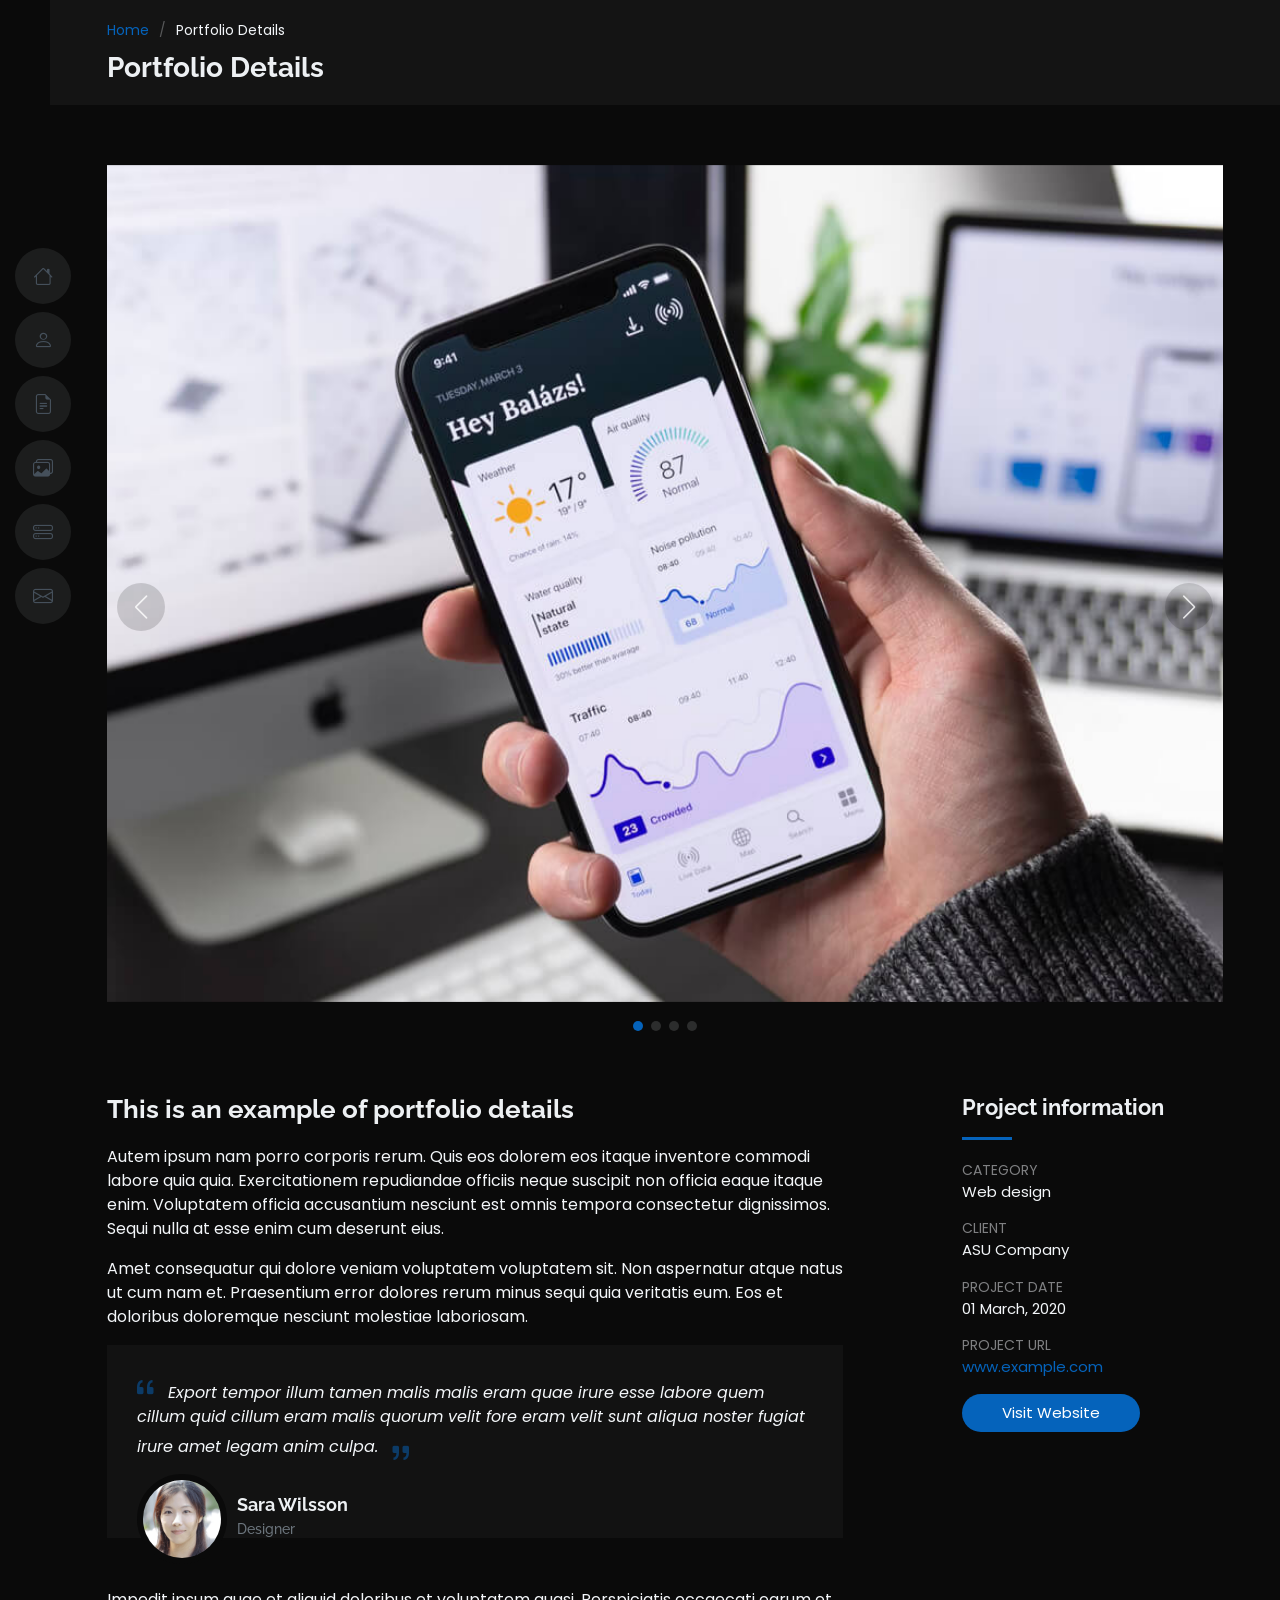
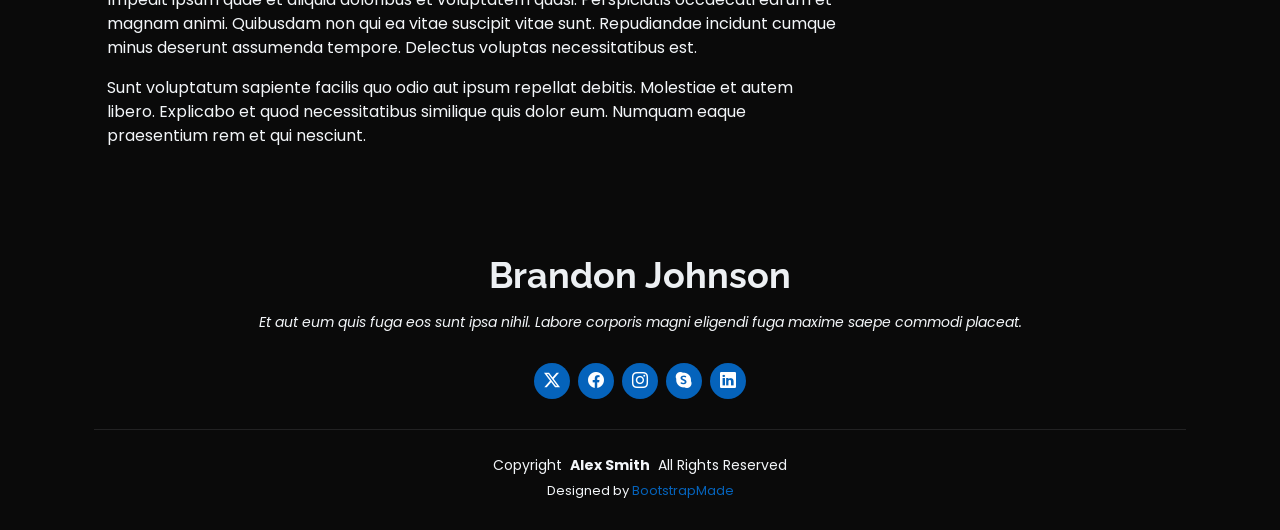
<file: portfolio-details.html>
<!DOCTYPE html>
<html lang="en">

<head>
  <meta charset="utf-8">
  <meta content="width=device-width, initial-scale=1.0" name="viewport">
  <title>Portfolio Details - MyResume Bootstrap Template</title>
  <meta content="" name="description">
  <meta content="" name="keywords">

  <!-- Favicons -->
  <link href="assets/img/favicon.png" rel="icon">
  <link href="assets/img/apple-touch-icon.png" rel="apple-touch-icon">

  <!-- Fonts -->
  <link href="https://fonts.googleapis.com" rel="preconnect">
  <link href="https://fonts.gstatic.com" rel="preconnect" crossorigin>
  <link href="https://fonts.googleapis.com/css2?family=Roboto:ital,wght@0,100;0,300;0,400;0,500;0,700;0,900;1,100;1,300;1,400;1,500;1,700;1,900&family=Poppins:ital,wght@0,100;0,200;0,300;0,400;0,500;0,600;0,700;0,800;0,900;1,100;1,200;1,300;1,400;1,500;1,600;1,700;1,800;1,900&family=Raleway:ital,wght@0,100;0,200;0,300;0,400;0,500;0,600;0,700;0,800;0,900;1,100;1,200;1,300;1,400;1,500;1,600;1,700;1,800;1,900&display=swap" rel="stylesheet">

  <!-- Vendor CSS Files -->
  <link href="assets/vendor/bootstrap/css/bootstrap.min.css" rel="stylesheet">
  <link href="assets/vendor/bootstrap-icons/bootstrap-icons.css" rel="stylesheet">
  <link href="assets/vendor/aos/aos.css" rel="stylesheet">
  <link href="assets/vendor/glightbox/css/glightbox.min.css" rel="stylesheet">
  <link href="assets/vendor/swiper/swiper-bundle.min.css" rel="stylesheet">

  <!-- Main CSS File -->
  <link href="assets/css/main.css" rel="stylesheet">

  <!-- =======================================================
  * Template Name: MyResume
  * Template URL: https://bootstrapmade.com/free-html-bootstrap-template-my-resume/
  * Updated: Jun 29 2024 with Bootstrap v5.3.3
  * Author: BootstrapMade.com
  * License: https://bootstrapmade.com/license/
  ======================================================== -->
</head>

<body class="portfolio-details-page">

  <header id="header" class="header d-flex flex-column justify-content-center">

    <i class="header-toggle d-xl-none bi bi-list"></i>

    <nav id="navmenu" class="navmenu">
      <ul>
        <li><a href="#hero"><i class="bi bi-house navicon"></i><span>Home</span></a></li>
        <li><a href="#about"><i class="bi bi-person navicon"></i><span>About</span></a></li>
        <li><a href="#resume"><i class="bi bi-file-earmark-text navicon"></i><span>Resume</span></a></li>
        <li><a href="#portfolio"><i class="bi bi-images navicon"></i><span>Portfolio</span></a></li>
        <li><a href="#services"><i class="bi bi-hdd-stack navicon"></i><span>Services</span></a></li>
        <li><a href="#contact"><i class="bi bi-envelope navicon"></i><span>Contact</span></a></li>
      </ul>
    </nav>

  </header>

  <main class="main">

    <!-- Page Title -->
    <div class="page-title" data-aos="fade">
      <div class="container">
        <nav class="breadcrumbs">
          <ol>
            <li><a href="index.html">Home</a></li>
            <li class="current">Portfolio Details</li>
          </ol>
        </nav>
        <h1>Portfolio Details</h1>
      </div>
    </div><!-- End Page Title -->

    <!-- Portfolio Details Section -->
    <section id="portfolio-details" class="portfolio-details section">

      <div class="container" data-aos="fade-up">

        <div class="portfolio-details-slider swiper init-swiper">
          <script type="application/json" class="swiper-config">
            {
              "loop": true,
              "speed": 600,
              "autoplay": {
                "delay": 5000
              },
              "slidesPerView": "auto",
              "navigation": {
                "nextEl": ".swiper-button-next",
                "prevEl": ".swiper-button-prev"
              },
              "pagination": {
                "el": ".swiper-pagination",
                "type": "bullets",
                "clickable": true
              }
            }
          </script>
          <div class="swiper-wrapper align-items-center">

            <div class="swiper-slide">
              <img src="assets/img/portfolio/app-1.jpg" alt="">
            </div>

            <div class="swiper-slide">
              <img src="assets/img/portfolio/product-1.jpg" alt="">
            </div>

            <div class="swiper-slide">
              <img src="assets/img/portfolio/branding-1.jpg" alt="">
            </div>

            <div class="swiper-slide">
              <img src="assets/img/portfolio/books-1.jpg" alt="">
            </div>

          </div>
          <div class="swiper-button-prev"></div>
          <div class="swiper-button-next"></div>
          <div class="swiper-pagination"></div>
        </div>

        <div class="row justify-content-between gy-4 mt-4">

          <div class="col-lg-8" data-aos="fade-up">
            <div class="portfolio-description">
              <h2>This is an example of portfolio details</h2>
              <p>
                Autem ipsum nam porro corporis rerum. Quis eos dolorem eos itaque inventore commodi labore quia quia. Exercitationem repudiandae officiis neque suscipit non officia eaque itaque enim. Voluptatem officia accusantium nesciunt est omnis tempora consectetur dignissimos. Sequi nulla at esse enim cum deserunt eius.
              </p>
              <p>
                Amet consequatur qui dolore veniam voluptatem voluptatem sit. Non aspernatur atque natus ut cum nam et. Praesentium error dolores rerum minus sequi quia veritatis eum. Eos et doloribus doloremque nesciunt molestiae laboriosam.
              </p>

              <div class="testimonial-item">
                <p>
                  <i class="bi bi-quote quote-icon-left"></i>
                  <span>Export tempor illum tamen malis malis eram quae irure esse labore quem cillum quid cillum eram malis quorum velit fore eram velit sunt aliqua noster fugiat irure amet legam anim culpa.</span>
                  <i class="bi bi-quote quote-icon-right"></i>
                </p>
                <div>
                  <img src="assets/img/testimonials/testimonials-2.jpg" class="testimonial-img" alt="">
                  <h3>Sara Wilsson</h3>
                  <h4>Designer</h4>
                </div>
              </div>

              <p>
                Impedit ipsum quae et aliquid doloribus et voluptatem quasi. Perspiciatis occaecati earum et magnam animi. Quibusdam non qui ea vitae suscipit vitae sunt. Repudiandae incidunt cumque minus deserunt assumenda tempore. Delectus voluptas necessitatibus est.
              </p>

              <p>
                Sunt voluptatum sapiente facilis quo odio aut ipsum repellat debitis. Molestiae et autem libero. Explicabo et quod necessitatibus similique quis dolor eum. Numquam eaque praesentium rem et qui nesciunt.
              </p>

            </div>
          </div>

          <div class="col-lg-3" data-aos="fade-up" data-aos-delay="100">
            <div class="portfolio-info">
              <h3>Project information</h3>
              <ul>
                <li><strong>Category</strong> Web design</li>
                <li><strong>Client</strong> ASU Company</li>
                <li><strong>Project date</strong> 01 March, 2020</li>
                <li><strong>Project URL</strong> <a href="#">www.example.com</a></li>
                <li><a href="#" class="btn-visit align-self-start">Visit Website</a></li>
              </ul>
            </div>
          </div>

        </div>

      </div>

    </section><!-- /Portfolio Details Section -->

  </main>

  <footer id="footer" class="footer position-relative light-background">
    <div class="container">
      <h3 class="sitename">Brandon Johnson</h3>
      <p>Et aut eum quis fuga eos sunt ipsa nihil. Labore corporis magni eligendi fuga maxime saepe commodi placeat.</p>
      <div class="social-links d-flex justify-content-center">
        <a href=""><i class="bi bi-twitter-x"></i></a>
        <a href=""><i class="bi bi-facebook"></i></a>
        <a href=""><i class="bi bi-instagram"></i></a>
        <a href=""><i class="bi bi-skype"></i></a>
        <a href=""><i class="bi bi-linkedin"></i></a>
      </div>
      <div class="container">
        <div class="copyright">
          <span>Copyright</span> <strong class="px-1 sitename">Alex Smith</strong> <span>All Rights Reserved</span>
        </div>
        <div class="credits">
          <!-- All the links in the footer should remain intact. -->
          <!-- You can delete the links only if you've purchased the pro version. -->
          <!-- Licensing information: https://bootstrapmade.com/license/ -->
          <!-- Purchase the pro version with working PHP/AJAX contact form: [buy-url] -->
          Designed by <a href="https://bootstrapmade.com/">BootstrapMade</a>
        </div>
      </div>
    </div>
  </footer>

  <!-- Scroll Top -->
  <a href="#" id="scroll-top" class="scroll-top d-flex align-items-center justify-content-center"><i class="bi bi-arrow-up-short"></i></a>

  <!-- Preloader -->
  <div id="preloader"></div>

  <!-- Vendor JS Files -->
  <script src="assets/vendor/bootstrap/js/bootstrap.bundle.min.js"></script>
  <script src="assets/vendor/php-email-form/validate.js"></script>
  <script src="assets/vendor/aos/aos.js"></script>
  <script src="assets/vendor/typed.js/typed.umd.js"></script>
  <script src="assets/vendor/purecounter/purecounter_vanilla.js"></script>
  <script src="assets/vendor/waypoints/noframework.waypoints.js"></script>
  <script src="assets/vendor/glightbox/js/glightbox.min.js"></script>
  <script src="assets/vendor/imagesloaded/imagesloaded.pkgd.min.js"></script>
  <script src="assets/vendor/isotope-layout/isotope.pkgd.min.js"></script>
  <script src="assets/vendor/swiper/swiper-bundle.min.js"></script>

  <!-- Main JS File -->
  <script src="assets/js/main.js"></script>

</body>

</html>
</file>
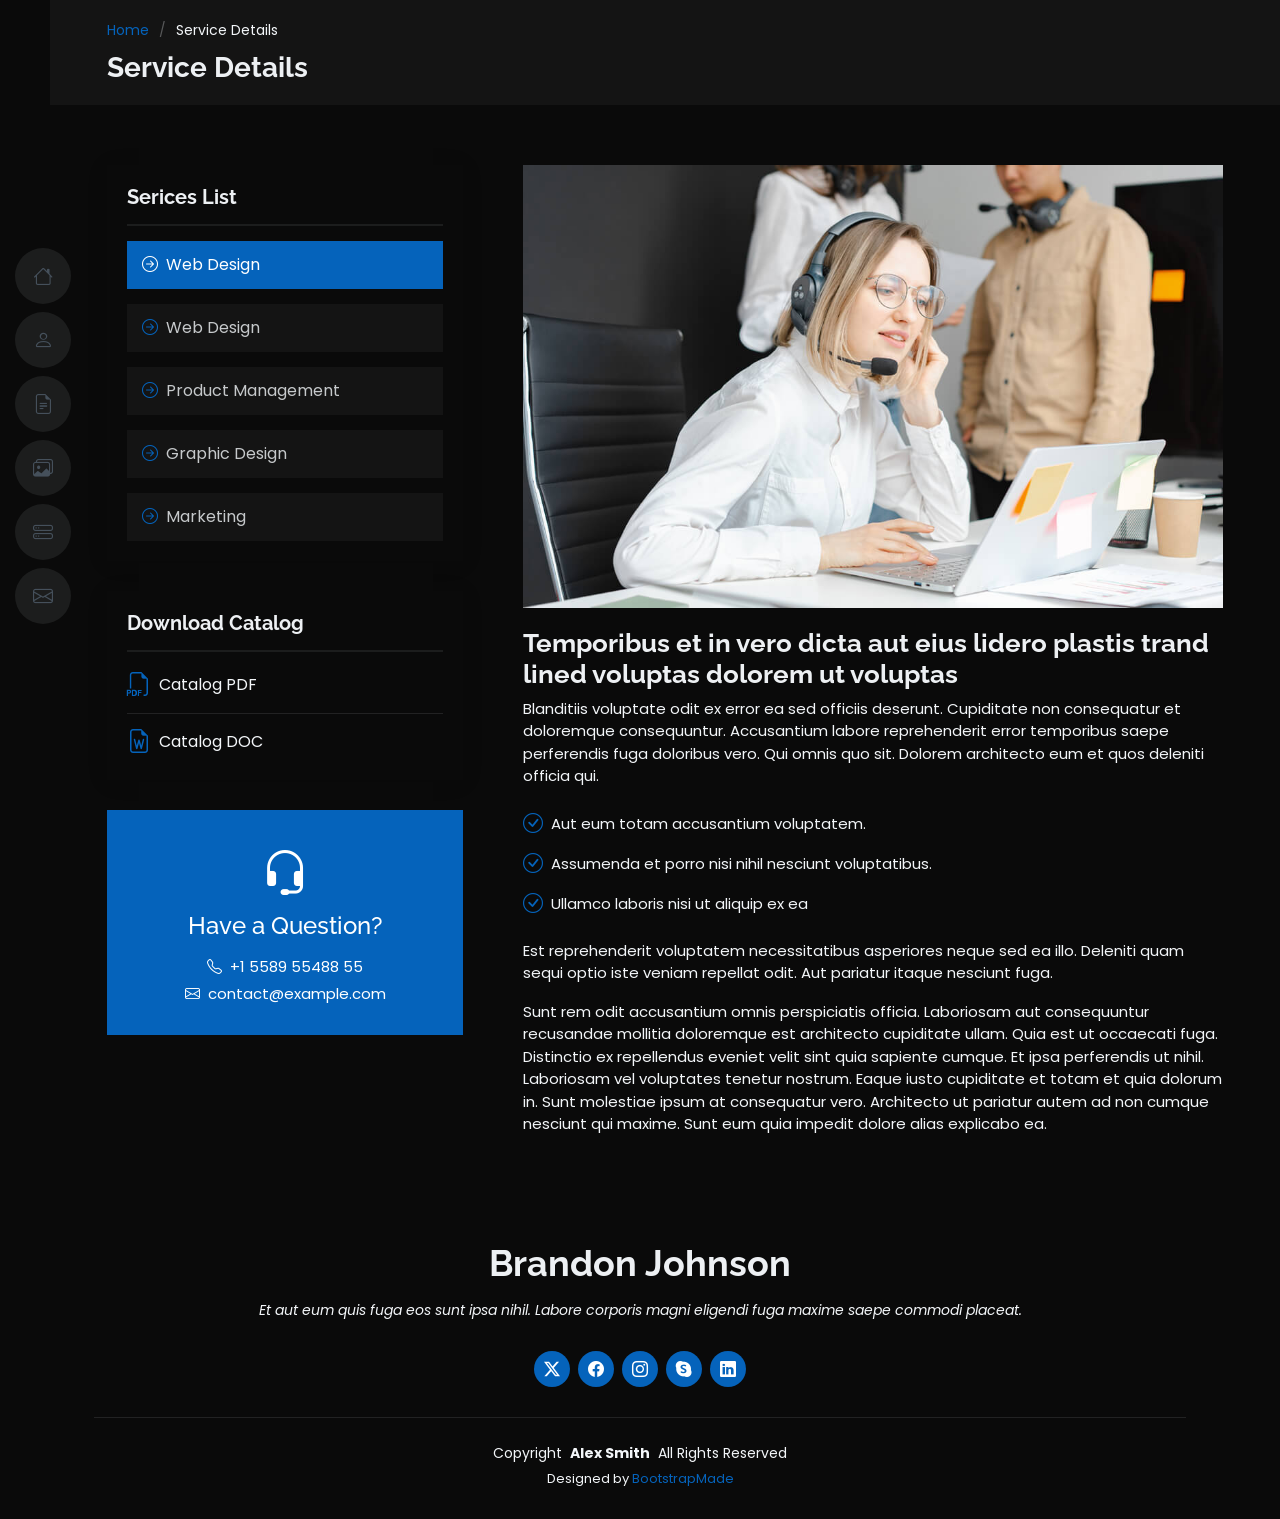
<file: service-details.html>
<!DOCTYPE html>
<html lang="en">

<head>
  <meta charset="utf-8">
  <meta content="width=device-width, initial-scale=1.0" name="viewport">
  <title>Service Details - MyResume Bootstrap Template</title>
  <meta content="" name="description">
  <meta content="" name="keywords">

  <!-- Favicons -->
  <link href="assets/img/favicon.png" rel="icon">
  <link href="assets/img/apple-touch-icon.png" rel="apple-touch-icon">

  <!-- Fonts -->
  <link href="https://fonts.googleapis.com" rel="preconnect">
  <link href="https://fonts.gstatic.com" rel="preconnect" crossorigin>
  <link href="https://fonts.googleapis.com/css2?family=Roboto:ital,wght@0,100;0,300;0,400;0,500;0,700;0,900;1,100;1,300;1,400;1,500;1,700;1,900&family=Poppins:ital,wght@0,100;0,200;0,300;0,400;0,500;0,600;0,700;0,800;0,900;1,100;1,200;1,300;1,400;1,500;1,600;1,700;1,800;1,900&family=Raleway:ital,wght@0,100;0,200;0,300;0,400;0,500;0,600;0,700;0,800;0,900;1,100;1,200;1,300;1,400;1,500;1,600;1,700;1,800;1,900&display=swap" rel="stylesheet">

  <!-- Vendor CSS Files -->
  <link href="assets/vendor/bootstrap/css/bootstrap.min.css" rel="stylesheet">
  <link href="assets/vendor/bootstrap-icons/bootstrap-icons.css" rel="stylesheet">
  <link href="assets/vendor/aos/aos.css" rel="stylesheet">
  <link href="assets/vendor/glightbox/css/glightbox.min.css" rel="stylesheet">
  <link href="assets/vendor/swiper/swiper-bundle.min.css" rel="stylesheet">

  <!-- Main CSS File -->
  <link href="assets/css/main.css" rel="stylesheet">

  <!-- =======================================================
  * Template Name: MyResume
  * Template URL: https://bootstrapmade.com/free-html-bootstrap-template-my-resume/
  * Updated: Jun 29 2024 with Bootstrap v5.3.3
  * Author: BootstrapMade.com
  * License: https://bootstrapmade.com/license/
  ======================================================== -->
</head>

<body class="service-details-page">

  <header id="header" class="header d-flex flex-column justify-content-center">

    <i class="header-toggle d-xl-none bi bi-list"></i>

    <nav id="navmenu" class="navmenu">
      <ul>
        <li><a href="#hero"><i class="bi bi-house navicon"></i><span>Home</span></a></li>
        <li><a href="#about"><i class="bi bi-person navicon"></i><span>About</span></a></li>
        <li><a href="#resume"><i class="bi bi-file-earmark-text navicon"></i><span>Resume</span></a></li>
        <li><a href="#portfolio"><i class="bi bi-images navicon"></i><span>Portfolio</span></a></li>
        <li><a href="#services"><i class="bi bi-hdd-stack navicon"></i><span>Services</span></a></li>
        <li><a href="#contact"><i class="bi bi-envelope navicon"></i><span>Contact</span></a></li>
      </ul>
    </nav>

  </header>

  <main class="main">

    <!-- Page Title -->
    <div class="page-title" data-aos="fade">
      <div class="container">
        <nav class="breadcrumbs">
          <ol>
            <li><a href="index.html">Home</a></li>
            <li class="current">Service Details</li>
          </ol>
        </nav>
        <h1>Service Details</h1>
      </div>
    </div><!-- End Page Title -->

    <!-- Service Details Section -->
    <section id="service-details" class="service-details section">

      <div class="container">

        <div class="row gy-5">

          <div class="col-lg-4" data-aos="fade-up" data-aos-delay="100">

            <div class="service-box">
              <h4>Serices List</h4>
              <div class="services-list">
                <a href="#" class="active"><i class="bi bi-arrow-right-circle"></i><span>Web Design</span></a>
                <a href="#"><i class="bi bi-arrow-right-circle"></i><span>Web Design</span></a>
                <a href="#"><i class="bi bi-arrow-right-circle"></i><span>Product Management</span></a>
                <a href="#"><i class="bi bi-arrow-right-circle"></i><span>Graphic Design</span></a>
                <a href="#"><i class="bi bi-arrow-right-circle"></i><span>Marketing</span></a>
              </div>
            </div><!-- End Services List -->

            <div class="service-box">
              <h4>Download Catalog</h4>
              <div class="download-catalog">
                <a href="#"><i class="bi bi-filetype-pdf"></i><span>Catalog PDF</span></a>
                <a href="#"><i class="bi bi-file-earmark-word"></i><span>Catalog DOC</span></a>
              </div>
            </div><!-- End Services List -->

            <div class="help-box d-flex flex-column justify-content-center align-items-center">
              <i class="bi bi-headset help-icon"></i>
              <h4>Have a Question?</h4>
              <p class="d-flex align-items-center mt-2 mb-0"><i class="bi bi-telephone me-2"></i> <span>+1 5589 55488 55</span></p>
              <p class="d-flex align-items-center mt-1 mb-0"><i class="bi bi-envelope me-2"></i> <a href="mailto:contact@example.com">contact@example.com</a></p>
            </div>

          </div>

          <div class="col-lg-8 ps-lg-5" data-aos="fade-up" data-aos-delay="200">
            <img src="assets/img/services.jpg" alt="" class="img-fluid services-img">
            <h3>Temporibus et in vero dicta aut eius lidero plastis trand lined voluptas dolorem ut voluptas</h3>
            <p>
              Blanditiis voluptate odit ex error ea sed officiis deserunt. Cupiditate non consequatur et doloremque consequuntur. Accusantium labore reprehenderit error temporibus saepe perferendis fuga doloribus vero. Qui omnis quo sit. Dolorem architecto eum et quos deleniti officia qui.
            </p>
            <ul>
              <li><i class="bi bi-check-circle"></i> <span>Aut eum totam accusantium voluptatem.</span></li>
              <li><i class="bi bi-check-circle"></i> <span>Assumenda et porro nisi nihil nesciunt voluptatibus.</span></li>
              <li><i class="bi bi-check-circle"></i> <span>Ullamco laboris nisi ut aliquip ex ea</span></li>
            </ul>
            <p>
              Est reprehenderit voluptatem necessitatibus asperiores neque sed ea illo. Deleniti quam sequi optio iste veniam repellat odit. Aut pariatur itaque nesciunt fuga.
            </p>
            <p>
              Sunt rem odit accusantium omnis perspiciatis officia. Laboriosam aut consequuntur recusandae mollitia doloremque est architecto cupiditate ullam. Quia est ut occaecati fuga. Distinctio ex repellendus eveniet velit sint quia sapiente cumque. Et ipsa perferendis ut nihil. Laboriosam vel voluptates tenetur nostrum. Eaque iusto cupiditate et totam et quia dolorum in. Sunt molestiae ipsum at consequatur vero. Architecto ut pariatur autem ad non cumque nesciunt qui maxime. Sunt eum quia impedit dolore alias explicabo ea.
            </p>
          </div>

        </div>

      </div>

    </section><!-- /Service Details Section -->

  </main>

  <footer id="footer" class="footer position-relative light-background">
    <div class="container">
      <h3 class="sitename">Brandon Johnson</h3>
      <p>Et aut eum quis fuga eos sunt ipsa nihil. Labore corporis magni eligendi fuga maxime saepe commodi placeat.</p>
      <div class="social-links d-flex justify-content-center">
        <a href=""><i class="bi bi-twitter-x"></i></a>
        <a href=""><i class="bi bi-facebook"></i></a>
        <a href=""><i class="bi bi-instagram"></i></a>
        <a href=""><i class="bi bi-skype"></i></a>
        <a href=""><i class="bi bi-linkedin"></i></a>
      </div>
      <div class="container">
        <div class="copyright">
          <span>Copyright</span> <strong class="px-1 sitename">Alex Smith</strong> <span>All Rights Reserved</span>
        </div>
        <div class="credits">
          <!-- All the links in the footer should remain intact. -->
          <!-- You can delete the links only if you've purchased the pro version. -->
          <!-- Licensing information: https://bootstrapmade.com/license/ -->
          <!-- Purchase the pro version with working PHP/AJAX contact form: [buy-url] -->
          Designed by <a href="https://bootstrapmade.com/">BootstrapMade</a>
        </div>
      </div>
    </div>
  </footer>

  <!-- Scroll Top -->
  <a href="#" id="scroll-top" class="scroll-top d-flex align-items-center justify-content-center"><i class="bi bi-arrow-up-short"></i></a>

  <!-- Preloader -->
  <div id="preloader"></div>

  <!-- Vendor JS Files -->
  <script src="assets/vendor/bootstrap/js/bootstrap.bundle.min.js"></script>
  <script src="assets/vendor/php-email-form/validate.js"></script>
  <script src="assets/vendor/aos/aos.js"></script>
  <script src="assets/vendor/typed.js/typed.umd.js"></script>
  <script src="assets/vendor/purecounter/purecounter_vanilla.js"></script>
  <script src="assets/vendor/waypoints/noframework.waypoints.js"></script>
  <script src="assets/vendor/glightbox/js/glightbox.min.js"></script>
  <script src="assets/vendor/imagesloaded/imagesloaded.pkgd.min.js"></script>
  <script src="assets/vendor/isotope-layout/isotope.pkgd.min.js"></script>
  <script src="assets/vendor/swiper/swiper-bundle.min.js"></script>

  <!-- Main JS File -->
  <script src="assets/js/main.js"></script>

</body>

</html>
</file>
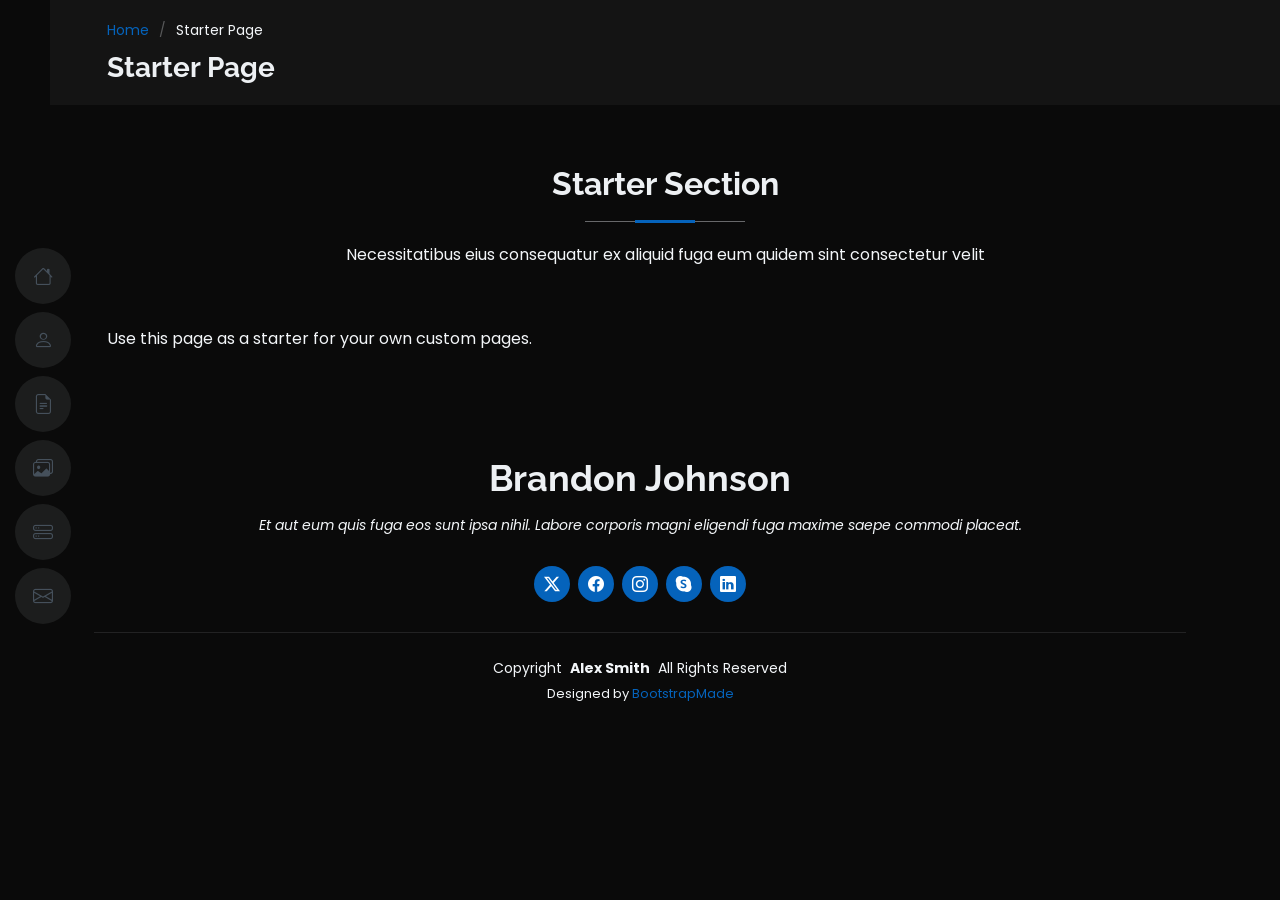
<file: starter-page.html>
<!DOCTYPE html>
<html lang="en">

<head>
  <meta charset="utf-8">
  <meta content="width=device-width, initial-scale=1.0" name="viewport">
  <title>Starter Page - MyResume Bootstrap Template</title>
  <meta content="" name="description">
  <meta content="" name="keywords">

  <!-- Favicons -->
  <link href="assets/img/favicon.png" rel="icon">
  <link href="assets/img/apple-touch-icon.png" rel="apple-touch-icon">

  <!-- Fonts -->
  <link href="https://fonts.googleapis.com" rel="preconnect">
  <link href="https://fonts.gstatic.com" rel="preconnect" crossorigin>
  <link href="https://fonts.googleapis.com/css2?family=Roboto:ital,wght@0,100;0,300;0,400;0,500;0,700;0,900;1,100;1,300;1,400;1,500;1,700;1,900&family=Poppins:ital,wght@0,100;0,200;0,300;0,400;0,500;0,600;0,700;0,800;0,900;1,100;1,200;1,300;1,400;1,500;1,600;1,700;1,800;1,900&family=Raleway:ital,wght@0,100;0,200;0,300;0,400;0,500;0,600;0,700;0,800;0,900;1,100;1,200;1,300;1,400;1,500;1,600;1,700;1,800;1,900&display=swap" rel="stylesheet">

  <!-- Vendor CSS Files -->
  <link href="assets/vendor/bootstrap/css/bootstrap.min.css" rel="stylesheet">
  <link href="assets/vendor/bootstrap-icons/bootstrap-icons.css" rel="stylesheet">
  <link href="assets/vendor/aos/aos.css" rel="stylesheet">
  <link href="assets/vendor/glightbox/css/glightbox.min.css" rel="stylesheet">
  <link href="assets/vendor/swiper/swiper-bundle.min.css" rel="stylesheet">

  <!-- Main CSS File -->
  <link href="assets/css/main.css" rel="stylesheet">

  <!-- =======================================================
  * Template Name: MyResume
  * Template URL: https://bootstrapmade.com/free-html-bootstrap-template-my-resume/
  * Updated: Jun 29 2024 with Bootstrap v5.3.3
  * Author: BootstrapMade.com
  * License: https://bootstrapmade.com/license/
  ======================================================== -->
</head>

<body class="starter-page-page">

  <header id="header" class="header d-flex flex-column justify-content-center">

    <i class="header-toggle d-xl-none bi bi-list"></i>

    <nav id="navmenu" class="navmenu">
      <ul>
        <li><a href="#hero"><i class="bi bi-house navicon"></i><span>Home</span></a></li>
        <li><a href="#about"><i class="bi bi-person navicon"></i><span>About</span></a></li>
        <li><a href="#resume"><i class="bi bi-file-earmark-text navicon"></i><span>Resume</span></a></li>
        <li><a href="#portfolio"><i class="bi bi-images navicon"></i><span>Portfolio</span></a></li>
        <li><a href="#services"><i class="bi bi-hdd-stack navicon"></i><span>Services</span></a></li>
        <li><a href="#contact"><i class="bi bi-envelope navicon"></i><span>Contact</span></a></li>
      </ul>
    </nav>

  </header>

  <main class="main">

    <!-- Page Title -->
    <div class="page-title" data-aos="fade">
      <div class="container">
        <nav class="breadcrumbs">
          <ol>
            <li><a href="index.html">Home</a></li>
            <li class="current">Starter Page</li>
          </ol>
        </nav>
        <h1>Starter Page</h1>
      </div>
    </div><!-- End Page Title -->

    <!-- Starter Section Section -->
    <section id="starter-section" class="starter-section section">

      <!-- Section Title -->
      <div class="container section-title" data-aos="fade-up">
        <h2>Starter Section</h2>
        <p>Necessitatibus eius consequatur ex aliquid fuga eum quidem sint consectetur velit</p>
      </div><!-- End Section Title -->

      <div class="container" data-aos="fade-up">
        <p>Use this page as a starter for your own custom pages.</p>
      </div>

    </section><!-- /Starter Section Section -->

  </main>

  <footer id="footer" class="footer position-relative light-background">
    <div class="container">
      <h3 class="sitename">Brandon Johnson</h3>
      <p>Et aut eum quis fuga eos sunt ipsa nihil. Labore corporis magni eligendi fuga maxime saepe commodi placeat.</p>
      <div class="social-links d-flex justify-content-center">
        <a href=""><i class="bi bi-twitter-x"></i></a>
        <a href=""><i class="bi bi-facebook"></i></a>
        <a href=""><i class="bi bi-instagram"></i></a>
        <a href=""><i class="bi bi-skype"></i></a>
        <a href=""><i class="bi bi-linkedin"></i></a>
      </div>
      <div class="container">
        <div class="copyright">
          <span>Copyright</span> <strong class="px-1 sitename">Alex Smith</strong> <span>All Rights Reserved</span>
        </div>
        <div class="credits">
          <!-- All the links in the footer should remain intact. -->
          <!-- You can delete the links only if you've purchased the pro version. -->
          <!-- Licensing information: https://bootstrapmade.com/license/ -->
          <!-- Purchase the pro version with working PHP/AJAX contact form: [buy-url] -->
          Designed by <a href="https://bootstrapmade.com/">BootstrapMade</a>
        </div>
      </div>
    </div>
  </footer>

  <!-- Scroll Top -->
  <a href="#" id="scroll-top" class="scroll-top d-flex align-items-center justify-content-center"><i class="bi bi-arrow-up-short"></i></a>

  <!-- Preloader -->
  <div id="preloader"></div>

  <!-- Vendor JS Files -->
  <script src="assets/vendor/bootstrap/js/bootstrap.bundle.min.js"></script>
  <script src="assets/vendor/php-email-form/validate.js"></script>
  <script src="assets/vendor/aos/aos.js"></script>
  <script src="assets/vendor/typed.js/typed.umd.js"></script>
  <script src="assets/vendor/purecounter/purecounter_vanilla.js"></script>
  <script src="assets/vendor/waypoints/noframework.waypoints.js"></script>
  <script src="assets/vendor/glightbox/js/glightbox.min.js"></script>
  <script src="assets/vendor/imagesloaded/imagesloaded.pkgd.min.js"></script>
  <script src="assets/vendor/isotope-layout/isotope.pkgd.min.js"></script>
  <script src="assets/vendor/swiper/swiper-bundle.min.js"></script>

  <!-- Main JS File -->
  <script src="assets/js/main.js"></script>

</body>

</html>
</file>
<file: assets/css/noscript.css>
/*
	Spectral by HTML5 UP
	html5up.net | @ajlkn
	Free for personal and commercial use under the CCA 3.0 license (html5up.net/license)
*/

/* Banner */

	body.is-preload #banner h2 {
		-moz-transform: none;
		-webkit-transform: none;
		-ms-transform: none;
		transform: none;
		opacity: 1;
	}

		body.is-preload #banner h2:before, body.is-preload #banner h2:after {
			width: 100%;
		}

	body.is-preload #banner .more {
		-moz-transform: none;
		-webkit-transform: none;
		-ms-transform: none;
		transform: none;
		opacity: 1;
	}

	body.is-preload #banner:after {
		opacity: 0;
	}
</file>
<file: assets/css/main.css>
/**
* Template Name: MyResume
* Template URL: https://bootstrapmade.com/free-html-bootstrap-template-my-resume/
* Updated: Jun 29 2024 with Bootstrap v5.3.3
* Author: BootstrapMade.com
* License: https://bootstrapmade.com/license/
*/

/*--------------------------------------------------------------
# Font & Color Variables
# Help: https://bootstrapmade.com/color-system/
--------------------------------------------------------------*/
/* Fonts */
:root {
  --default-font: "Poppins",  sans-serif;
  --heading-font: "Raleway",  sans-serif;
  --nav-font: "Poppins",  sans-serif;
}

/* Global Colors - The following color variables are used throughout the website. Updating them here will change the color scheme of the entire website */
:root { 
  --background-color: #0a0a0a; /* Background color for the entire website, including individual sections */
  --default-color: #f3f6f9; /* Default color used for the majority of the text content across the entire website */
  --heading-color: #edf0f3; /* Color for headings, subheadings and title throughout the website */
  --accent-color: #0563bb; /* Accent color that represents your brand on the website. It's used for buttons, links, and other elements that need to stand out */
  --surface-color: #0563bb; /* The surface color is used as a background of boxed elements within sections, such as cards, icon boxes, or other elements that require a visual separation from the global background. */
  --contrast-color: #ffffff; /* Contrast color for text, ensuring readability against backgrounds of accent, heading, or default colors. */
}

/* Nav Menu Colors - The following color variables are used specifically for the navigation menu. They are separate from the global colors to allow for more customization options */
:root {
  --nav-color: #45505b;  /* The default color of the main navmenu links */
  --nav-hover-color: #0563bb; /* Applied to main navmenu links when they are hovered over or active */
  --nav-mobile-background-color: #ffffff; /* Used as the background color for mobile navigation menu */
  --nav-dropdown-background-color: #ffffff; /* Used as the background color for dropdown items that appear when hovering over primary navigation items */
  --nav-dropdown-color: #212529; /* Used for navigation links of the dropdown items in the navigation menu. */
  --nav-dropdown-hover-color: #0563bb; /* Similar to --nav-hover-color, this color is applied to dropdown navigation links when they are hovered over. */
}

/* Color Presets - These classes override global colors when applied to any section or element, providing reuse of the sam color scheme. */

.light-background {
  
  --surface-color: #ffffff;
}

.dark-background {
  --background-color: #060606;
  --default-color: #ffffff;
  --heading-color: #ffffff;
  --surface-color: #252525;
  --contrast-color: #ffffff;
}

/* Smooth scroll */
:root {
  scroll-behavior: smooth;
}

/*--------------------------------------------------------------
# General Styling & Shared Classes
--------------------------------------------------------------*/
body {
  color: var(--default-color);
  background-color: var(--background-color);
  font-family: var(--default-font);
}

a {
  color: var(--accent-color);
  text-decoration: none;
  transition: 0.3s;
}

a:hover {
  color: color-mix(in srgb, var(--accent-color), transparent 25%);
  text-decoration: none;
}

h1,
h2,
h3,
h4,
h5,
h6 {
  color: var(--heading-color);
  font-family: var(--heading-font);
}

/* PHP Email Form Messages
------------------------------*/
.php-email-form .error-message {
  display: none;
  background: #df1529;
  color: #ffffff;
  text-align: left;
  padding: 15px;
  margin-bottom: 24px;
  font-weight: 600;
}

.php-email-form .sent-message {
  display: none;
  color: #ffffff;
  background: #059652;
  text-align: center;
  padding: 15px;
  margin-bottom: 24px;
  font-weight: 600;
}

.php-email-form .loading {
  display: none;
  background: var(--surface-color);
  text-align: center;
  padding: 15px;
  margin-bottom: 24px;
}

.php-email-form .loading:before {
  content: "";
  display: inline-block;
  border-radius: 50%;
  width: 24px;
  height: 24px;
  margin: 0 10px -6px 0;
  border: 3px solid var(--accent-color);
  border-top-color: var(--surface-color);
  animation: php-email-form-loading 1s linear infinite;
}

@keyframes php-email-form-loading {
  0% {
    transform: rotate(0deg);
  }

  100% {
    transform: rotate(360deg);
  }
}

/*--------------------------------------------------------------
# Global Header
--------------------------------------------------------------*/
.header {
  color: var(--default-color);
  position: fixed;
  top: 0;
  left: 0;
  bottom: 0;
  padding: 0 15px;
  transition: all ease-in-out 0.3s;
  overflow-y: auto;
  z-index: 997;
  min-width: 200px;
}

@media (max-width: 1199px) {
  .header {
    background-color: var(--background-color);
    border-right: 1px solid color-mix(in srgb, var(--default-color), transparent 90%);
    width: 300px;
    left: -100%;
  }
}

@media (min-width: 1200px) and (max-width: 1600px) {
  .header~main {
    margin-left: 50px;
  }

  .header~main .hero {
    margin-left: -50px;
    width: 100vw;
  }
}

.header.header-show {
  left: 0;
}

.header .header-toggle {
  color: var(--contrast-color);
  background-color: var(--accent-color);
  font-size: 22px;
  display: flex;
  align-items: center;
  justify-content: center;
  width: 40px;
  height: 40px;
  border-radius: 50%;
  cursor: pointer;
  position: fixed;
  top: 15px;
  right: 15px;
  z-index: 9999;
  transition: background-color 0.3s;
}

.header .header-toggle:hover {
  color: var(--contrast-color);
  background-color: color-mix(in srgb, var(--accent-color) 90%, white 15%);
}

/*--------------------------------------------------------------
# Navigation Menu
--------------------------------------------------------------*/
.navmenu {
  padding: 0;
  z-index: 9997;
}

.navmenu ul {
  list-style: none;
  padding: 0 0 20px 0;
  margin: 0;
  width: 140px;
}

.navmenu a,
.navmenu a:focus {
  color: var(--nav-color);
  font-family: var(--nav-font);
  display: flex;
  align-items: center;
  padding: 10px 18px;
  margin-bottom: 8px;
  font-size: 15px;
  border-radius: 50px;
  background: color-mix(in srgb, var(--default-color), transparent 92%);
  height: 56px;
  width: 100%;
  overflow: hidden;
  transition: 0.3s;
}

.navmenu a i,
.navmenu a:focus i {
  font-size: 20px;
}

.navmenu a span,
.navmenu a:focus span {
  padding: 0 5px 0 7px;
}

@media (min-width: 992px) {

  .navmenu a,
  .navmenu a:focus {
    max-width: 56px;
  }

  .navmenu a span,
  .navmenu a:focus span {
    display: none;
  }
}

.navmenu a:hover,
.navmenu .active,
.navmenu .active:focus,
.navmenu li:hover>a {
  color: var(--contrast-color);
  background: var(--nav-hover-color);
}

.navmenu a:hover,
.navmenu li:hover>a {
  max-width: 100%;
  color: var(--contrast-color);
}

.navmenu a:hover span,
.navmenu li:hover>a span {
  display: block;
}

/*--------------------------------------------------------------
# Global Footer
--------------------------------------------------------------*/
.footer {
  color: var(--default-color);
  background-color: var(--background-color);
  font-size: 14px;
  text-align: center;
  padding: 30px 0;
  position: relative;
}

.footer h3 {
  font-size: 36px;
  font-weight: 700;
  position: relative;
  padding: 0;
  margin: 0 0 15px 0;
}

.footer p {
  font-size: 15;
  font-style: italic;
  padding: 0;
  margin: 0 0 30px 0;
}

.footer .social-links {
  margin: 0 0 30px 0;
}

.footer .social-links a {
  font-size: 16px;
  display: flex;
  align-items: center;
  justify-content: center;
  background: var(--accent-color);
  color: var(--contrast-color);
  line-height: 1;
  margin: 0 4px;
  border-radius: 50%;
  text-align: center;
  width: 36px;
  height: 36px;
  transition: 0.3s;
}

.footer .social-links a:hover {
  background: color-mix(in srgb, var(--accent-color), transparent 20%);
  text-decoration: none;
}

.footer .copyright {
  padding-top: 25px;
  border-top: 1px solid color-mix(in srgb, var(--default-color), transparent 90%);
}

.footer .credits {
  font-size: 13px;
  padding-top: 5px;
}

/*--------------------------------------------------------------
# Preloader
--------------------------------------------------------------*/
#preloader {
  position: fixed;
  inset: 0;
  z-index: 999999;
  overflow: hidden;
  background: var(--background-color);
  transition: all 0.6s ease-out;
}

#preloader:before {
  content: "";
  position: fixed;
  top: calc(50% - 30px);
  left: calc(50% - 30px);
  border: 6px solid #ffffff;
  border-color: var(--accent-color) transparent var(--accent-color) transparent;
  border-radius: 50%;
  width: 60px;
  height: 60px;
  animation: animate-preloader 1.5s linear infinite;
}

@keyframes animate-preloader {
  0% {
    transform: rotate(0deg);
  }

  100% {
    transform: rotate(360deg);
  }
}

/*--------------------------------------------------------------
# Scroll Top Button
--------------------------------------------------------------*/
.scroll-top {
  position: fixed;
  visibility: hidden;
  opacity: 0;
  right: 15px;
  bottom: -15px;
  z-index: 99999;
  background-color: var(--accent-color);
  width: 44px;
  height: 44px;
  border-radius: 50px;
  transition: all 0.4s;
}

.scroll-top i {
  font-size: 24px;
  color: var(--contrast-color);
  line-height: 0;
}

.scroll-top:hover {
  background-color: color-mix(in srgb, var(--accent-color), transparent 20%);
  color: var(--contrast-color);
}

.scroll-top.active {
  visibility: visible;
  opacity: 1;
  bottom: 15px;
}

/*--------------------------------------------------------------
# Disable aos animation delay on mobile devices
--------------------------------------------------------------*/
@media screen and (max-width: 768px) {
  [data-aos-delay] {
    transition-delay: 0 !important;
  }
}

/*--------------------------------------------------------------
# Global Page Titles & Breadcrumbs
--------------------------------------------------------------*/
.page-title {
  --background-color: color-mix(in srgb, var(--default-color), transparent 96%);
  color: var(--default-color);
  background-color: var(--background-color);
  padding: 20px 0;
  position: relative;
}

.page-title h1 {
  font-size: 28px;
  font-weight: 700;
  margin: 0;
}

.page-title .breadcrumbs ol {
  display: flex;
  flex-wrap: wrap;
  list-style: none;
  padding: 0 0 10px 0;
  margin: 0;
  font-size: 14px;
  font-weight: 400;
}

.page-title .breadcrumbs ol li+li {
  padding-left: 10px;
}

.page-title .breadcrumbs ol li+li::before {
  content: "/";
  display: inline-block;
  padding-right: 10px;
  color: color-mix(in srgb, var(--default-color), transparent 70%);
}

/*--------------------------------------------------------------
# Global Sections
--------------------------------------------------------------*/
section,
.section {
  color: var(--default-color);
  background-color: var(--background-color);
  padding: 60px 0;
  overflow: clip;
}

/*--------------------------------------------------------------
# Global Section Titles
--------------------------------------------------------------*/
.section-title {
  text-align: center;
  padding-bottom: 60px;
  position: relative;
}

.section-title h2 {
  font-size: 32px;
  font-weight: 700;
  margin-bottom: 20px;
  padding-bottom: 20px;
  position: relative;
}

.section-title h2:before {
  content: "";
  position: absolute;
  display: block;
  width: 160px;
  height: 1px;
  background: color-mix(in srgb, var(--default-color), transparent 60%);
  left: 0;
  right: 0;
  bottom: 1px;
  margin: auto;
}

.section-title h2::after {
  content: "";
  position: absolute;
  display: block;
  width: 60px;
  height: 3px;
  background: var(--accent-color);
  left: 0;
  right: 0;
  bottom: 0;
  margin: auto;
}

.section-title p {
  margin-bottom: 0;
}

/*--------------------------------------------------------------
# Hero Section
--------------------------------------------------------------*/
.hero {
  width: 100%;
  min-height: 100vh;
  position: relative;
  padding: 80px 0;
  display: flex;
  align-items: center;
  justify-content: center;
}

.hero img {
  position: absolute;
  inset: 0;
  display: block;
  width: 100%;
  height: 100%;
  object-fit: cover;
  z-index: 1;
}

.hero:before {
  content: "";
  background: color-mix(in srgb, var(--background-color), transparent 30%);
  position: absolute;
  inset: 0;
  z-index: 2;
}

.hero .container {
  margin-left: -10px;
  position:center;
  z-index: 3;
}

.hero h2 {
  margin: 0;
  font-size: 64px;
  font-weight: 700;
}

.hero p {
  margin: 5px 0 0 0;
  font-size: 26px;
}

.hero p span {
  letter-spacing: 1px;
  border-bottom: 2px solid var(--accent-color);
}

.hero .social-links {
  margin-top: 25px;
}

.hero .social-links a {
  font-size: 20px;
  display: inline-block;
  color: color-mix(in srgb, var(--default-color), transparent 30%);
  line-height: 1;
  margin-right: 20px;
  transition: 0.3s;
}

.hero .social-links a:hover {
  color: var(--accent-color);
}

@media (max-width: 768px) {
  .hero h2 {
    font-size: 32px;
  }

  .hero p {
    font-size: 20px;
  }
}

/*--------------------------------------------------------------
# About Section
--------------------------------------------------------------*/
.about .content h2 {
  font-weight: 700;
  font-size: 24px;
}

.about .content ul {
  list-style: none;
  padding: 0;
}

.about .content ul li {
  margin-bottom: 20px;
  display: flex;
  align-items: center;
}

.about .content ul strong {
  margin-right: 10px;
}

.about .content ul i {
  font-size: 16px;
  margin-right: 5px;
  color: var(--accent-color);
  line-height: 0;
}

/*--------------------------------------------------------------
# Stats Section
--------------------------------------------------------------*/
.stats i {
  background-color: var(--accent-color);
  color: var(--contrast-color);
  width: 54px;
  height: 54px;
  font-size: 24px;
  border-radius: 50px;
  display: inline-flex;
  align-items: center;
  justify-content: center;
  position: relative;
  z-index: 1;
}

.stats .stats-item {
  margin-top: 10px;
  width: 100%;
  position: relative;
  text-align: center;
  z-index: 0;
}

.stats .stats-item span {
  font-size: 36px;
  display: block;
  font-weight: 700;
  color: color-mix(in srgb, var(--default-color), transparent 20%);
}

.stats .stats-item p {
  padding: 0;
  margin: 0;
  color: color-mix(in srgb, var(--default-color), transparent 50%);
  font-size: 16px;
}

/*--------------------------------------------------------------
# Skills Section
--------------------------------------------------------------*/
.skills .progress {
  height: 60px;
  display: block;
  background: none;
  border-radius: 0;
}

.skills .progress .skill {
  color: var(--heading-color);
  padding: 0;
  margin: 0 0 6px 0;
  text-transform: uppercase;
  display: block;
  font-weight: 600;
  font-family: var(--heading-font);
}

.skills .progress .skill .val {
  float: right;
  font-style: normal;
}

.skills .progress-bar-wrap {
  background: color-mix(in srgb, var(--default-color), transparent 90%);
  height: 10px;
}

.skills .progress-bar {
  width: 1px;
  height: 10px;
  transition: 0.9s;
  
  background-color: var(--accent-color);
}

/*--------------------------------------------------------------
# Resume Section
--------------------------------------------------------------*/
.resume .resume-title {
  color: var(--heading-color);
  font-size: 26px;
  font-weight: 700;
  margin-top: 20px;
  margin-bottom: 20px;
}

.resume .resume-item {
  padding: 0 0 20px 20px;
  margin-top: -2px;
  border-left: 2px solid var(--accent-color);
  position: relative;
}

.resume .resume-item h4 {
  line-height: 18px;
  font-size: 18px;
  font-weight: 600;
  text-transform: uppercase;
  color: color-mix(in srgb, var(--default-color), transparent 20%);
  margin-bottom: 10px;
}

.resume .resume-item h5 {
  font-size: 16px;
  padding: 5px 15px;
  display: inline-block;
  font-weight: 600;
  margin-bottom: 10px;
}

.resume .resume-item ul {
  padding-left: 20px;
}

.resume .resume-item ul li {
  padding-bottom: 10px;
}

.resume .resume-item:last-child {
  padding-bottom: 0;
}

.resume .resume-item::before {
  content: "";
  position: absolute;
  width: 16px;
  height: 16px;
  border-radius: 50px;
  left: -9px;
  top: 0;
  background: var(--background-color);
  border: 2px solid var(--accent-color);
}

/*--------------------------------------------------------------
# Portfolio Section
--------------------------------------------------------------*/
.portfolio .portfolio-filters {
  padding: 0;
  margin: 0 auto 20px auto;
  list-style: none;
  text-align: center;
}

.portfolio .portfolio-filters li {
  cursor: pointer;
  display: inline-block;
  padding: 8px 20px 10px 20px;
  margin: 0;
  font-size: 15px;
  font-weight: 500;
  line-height: 1;
  margin-bottom: 5px;
  border-radius: 50px;
  transition: all 0.3s ease-in-out;
  font-family: var(--heading-font);
}

.portfolio .portfolio-filters li:hover,
.portfolio .portfolio-filters li.filter-active {
  color: var(--contrast-color);
  background-color: var(--accent-color);
}

.portfolio .portfolio-filters li:first-child {
  margin-left: 0;
}

.portfolio .portfolio-filters li:last-child {
  margin-right: 0;
}

@media (max-width: 575px) {
  .portfolio .portfolio-filters li {
    font-size: 14px;
    margin: 0 0 10px 0;
  }
}

.portfolio .portfolio-item {
  position: relative;
  overflow: hidden;
}

.portfolio .portfolio-item .portfolio-info {
  opacity: 0;
  position: absolute;
  left: 12px;
  right: 12px;
  bottom: -100%;
  z-index: 3;
  transition: all ease-in-out 0.5s;
  background: color-mix(in srgb, var(--background-color), transparent 10%);
  padding: 15px;
}

.portfolio .portfolio-item .portfolio-info h4 {
  font-size: 18px;
  font-weight: 600;
  padding-right: 50px;
}

.portfolio .portfolio-item .portfolio-info p {
  color: color-mix(in srgb, var(--default-color), transparent 30%);
  font-size: 14px;
  margin-bottom: 0;
  padding-right: 50px;
}

.portfolio .portfolio-item .portfolio-info .preview-link,
.portfolio .portfolio-item .portfolio-info .details-link {
  position: absolute;
  right: 50px;
  font-size: 24px;
  top: calc(50% - 14px);
  color: color-mix(in srgb, var(--default-color), transparent 30%);
  transition: 0.3s;
  line-height: 0;
}

.portfolio .portfolio-item .portfolio-info .preview-link:hover,
.portfolio .portfolio-item .portfolio-info .details-link:hover {
  color: var(--accent-color);
}

.portfolio .portfolio-item .portfolio-info .details-link {
  right: 14px;
  font-size: 28px;
}

.portfolio .portfolio-item:hover .portfolio-info {
  opacity: 1;
  bottom: 0;
}

/*--------------------------------------------------------------
# Services Section
--------------------------------------------------------------*/
.services .service-item {
  background-color: #101112;
  box-shadow: 1px 5px 10px 1px #0563bb;
  height: 100%;
  padding: 60px 30px;
  text-align: center;
  transition: 0.3s;
  border-radius: 5px;
}

.services .service-item .icon {
  margin: 0 auto;
  width: 100px;
  height: 100px;
  display: flex;
  align-items: center;
  justify-content: center;
  transition: ease-in-out 0.3s;
  position: relative;
}

.services .service-item .icon i {
  font-size: 36px;
  transition: 0.5s;
  position: relative;
}

.services .service-item .icon svg {
  position: absolute;
  top: 0;
  left: 0;
}

.services .service-item .icon svg path {
  transition: 0.5s;
  fill: color-mix(in srgb, var(--default-color), transparent 95%);
}

.services .service-item h3 {
  font-weight: 700;
  margin: 10px 0 15px 0;
  font-size: 22px;
}

.services .service-item p {
  line-height: 24px;
  font-size: 14px;
  margin-bottom: 0;
}

.services .service-item:hover {
  box-shadow: 0px 5px 35px 0px rgba(0, 0, 0, 0.1);
}

.services .service-item.item-cyan i {
  color: #fff;
}

.services .service-item.item-cyan:hover .icon i {
  color: #fff;
}

.services .service-item.item-cyan:hover .icon path {
  fill: #0563bb;
}

.services .service-item.item-orange i {
  color: #fff;
}

.services .service-item.item-orange:hover .icon i {
  color: #fff;
}

.services .service-item.item-orange:hover .icon path {
  fill: #0563bb;
}

.services .service-item.item-teal i {
  color: #fff;
}

.services .service-item.item-teal:hover .icon i {
  color: #fff;
}

.services .service-item.item-teal:hover .icon path {
  fill: #0563bb;
}

.services .service-item.item-red i {
  color: #fff;
}

.services .service-item.item-red:hover .icon i {
  color: #fff;
}

.services .service-item.item-red:hover .icon path {
  fill: #0563bb;
}

.services .service-item.item-indigo i {
  color: #fff;
}

.services .service-item.item-indigo:hover .icon i {
  color: #fff;
}

.services .service-item.item-indigo:hover .icon path {
  fill: #0563bb;
}

.services .service-item.item-pink i {
  color: #fff;
}

.services .service-item.item-pink:hover .icon i {
  color: #fff;
}

.services .service-item.item-pink:hover .icon path {
  fill: #0563bb;
}

/*--------------------------------------------------------------
# Testimonials Section
--------------------------------------------------------------*/
.testimonials .testimonials-carousel,
.testimonials .testimonials-slider {
  overflow: hidden;
}

.testimonials .testimonial-item .testimonial-content {
  border-left: 3px solid var(--accent-color);
  padding-left: 30px;
}

.testimonials .testimonial-item .testimonial-img {
  border-radius: 50%;
  border: 4px solid var(--background-color);
  margin: 0 auto;
}

.testimonials .testimonial-item h3 {
  font-size: 20px;
  font-weight: bold;
  margin: 10px 0 5px 0;
}

.testimonials .testimonial-item h4 {
  font-size: 14px;
  color: color-mix(in srgb, var(--default-color), transparent 40%);
  margin: 0 0 10px 0;
}

.testimonials .testimonial-item .stars i {
  color: #ffc107;
  margin: 0 1px;
}

.testimonials .testimonial-item .quote-icon-left,
.testimonials .testimonial-item .quote-icon-right {
  color: color-mix(in srgb, var(--accent-color), transparent 50%);
  font-size: 26px;
  line-height: 0;
}

.testimonials .testimonial-item .quote-icon-left {
  display: inline-block;
  left: -5px;
  position: relative;
}

.testimonials .testimonial-item .quote-icon-right {
  display: inline-block;
  right: -5px;
  position: relative;
  top: 10px;
  transform: scale(-1, -1);
}

.testimonials .testimonial-item p {
  font-style: italic;
}

.testimonials .swiper-wrapper {
  height: auto;
}

.testimonials .swiper-pagination {
  margin-top: 30px;
  position: relative;
}

.testimonials .swiper-pagination .swiper-pagination-bullet {
  width: 12px;
  height: 12px;
  background-color: color-mix(in srgb, var(--default-color), transparent 85%);
  opacity: 1;
}

.testimonials .swiper-pagination .swiper-pagination-bullet-active {
  background-color: var(--accent-color);
}

/*--------------------------------------------------------------
# Contact Section
--------------------------------------------------------------*/
.contact .info-item+.info-item {
  margin-top: 40px;
}

.contact .info-item i {
  color: var(--accent-color);
  background: color-mix(in srgb, var(--accent-color), transparent 92%);
  font-size: 20px;
  width: 44px;
  height: 44px;
  display: flex;
  justify-content: center;
  align-items: center;
  border-radius: 50px;
  transition: all 0.3s ease-in-out;
  margin-right: 15px;
}

.contact .info-item h3 {
  padding: 0;
  font-size: 18px;
  font-weight: 700;
  margin-bottom: 5px;
}

.contact .info-item p {
  padding: 0;
  margin-bottom: 0;
  font-size: 14px;
}

.contact .info-item:hover i {
  background: var(--accent-color);
  color: var(--contrast-color);
}

.contact .php-email-form {
  height: 100%;
}

.contact .php-email-form input[type=text],
.contact .php-email-form input[type=email],
.contact .php-email-form textarea {
  font-size: 14px;
  padding: 10px 15px;
  box-shadow: none;
  border-radius: 0;
  color: var(--default-color);
  background-color: color-mix(in srgb, var(--background-color), transparent 50%);
  border-color: color-mix(in srgb, var(--default-color), transparent 80%);
}

.contact .php-email-form input[type=text]:focus,
.contact .php-email-form input[type=email]:focus,
.contact .php-email-form textarea:focus {
  border-color: var(--accent-color);
}

.contact .php-email-form input[type=text]::placeholder,
.contact .php-email-form input[type=email]::placeholder,
.contact .php-email-form textarea::placeholder {
  color: color-mix(in srgb, var(--default-color), transparent 70%);
}

.contact .php-email-form button[type=submit] {
  color: var(--contrast-color);
  background: var(--accent-color);
  border: 0;
  padding: 10px 30px;
  transition: 0.4s;
  border-radius: 50px;
}

.contact .php-email-form button[type=submit]:hover {
  background: color-mix(in srgb, var(--accent-color), transparent 25%);
}

/*--------------------------------------------------------------
# Portfolio Details Section
--------------------------------------------------------------*/
.portfolio-details .portfolio-details-slider img {
  width: 100%;
}

.portfolio-details .swiper-wrapper {
  height: auto;
}

.portfolio-details .swiper-button-prev,
.portfolio-details .swiper-button-next {
  width: 48px;
  height: 48px;
}

.portfolio-details .swiper-button-prev:after,
.portfolio-details .swiper-button-next:after {
  color: rgba(255, 255, 255, 0.8);
  background-color: rgba(0, 0, 0, 0.15);
  font-size: 24px;
  border-radius: 50%;
  width: 48px;
  height: 48px;
  display: flex;
  align-items: center;
  justify-content: center;
  transition: 0.3s;
}

.portfolio-details .swiper-button-prev:hover:after,
.portfolio-details .swiper-button-next:hover:after {
  background-color: rgba(0, 0, 0, 0.3);
}

@media (max-width: 575px) {

  .portfolio-details .swiper-button-prev,
  .portfolio-details .swiper-button-next {
    display: none;
  }
}

.portfolio-details .swiper-pagination {
  margin-top: 20px;
  position: relative;
}

.portfolio-details .swiper-pagination .swiper-pagination-bullet {
  width: 10px;
  height: 10px;
  background-color: color-mix(in srgb, var(--default-color), transparent 85%);
  opacity: 1;
}

.portfolio-details .swiper-pagination .swiper-pagination-bullet-active {
  background-color: var(--accent-color);
}

.portfolio-details .portfolio-info h3 {
  font-size: 22px;
  font-weight: 700;
  margin-bottom: 20px;
  padding-bottom: 20px;
  position: relative;
}

.portfolio-details .portfolio-info h3:after {
  content: "";
  position: absolute;
  display: block;
  width: 50px;
  height: 3px;
  background: var(--accent-color);
  left: 0;
  bottom: 0;
}

.portfolio-details .portfolio-info ul {
  list-style: none;
  padding: 0;
  font-size: 15px;
}

.portfolio-details .portfolio-info ul li {
  display: flex;
  flex-direction: column;
  padding-bottom: 15px;
}

.portfolio-details .portfolio-info ul strong {
  text-transform: uppercase;
  font-weight: 400;
  color: color-mix(in srgb, var(--default-color), transparent 50%);
  font-size: 14px;
}

.portfolio-details .portfolio-info .btn-visit {
  padding: 8px 40px;
  background: var(--accent-color);
  color: var(--contrast-color);
  border-radius: 50px;
  transition: 0.3s;
}

.portfolio-details .portfolio-info .btn-visit:hover {
  background: color-mix(in srgb, var(--accent-color), transparent 20%);
}

.portfolio-details .portfolio-description h2 {
  font-size: 26px;
  font-weight: 700;
  margin-bottom: 20px;
}

.portfolio-details .portfolio-description p {
  padding: 0;
}

.portfolio-details .portfolio-description .testimonial-item {
  padding: 30px 30px 0 30px;
  position: relative;
  background: color-mix(in srgb, var(--default-color), transparent 97%);
  margin-bottom: 50px;
}

.portfolio-details .portfolio-description .testimonial-item .testimonial-img {
  width: 90px;
  border-radius: 50px;
  border: 6px solid var(--background-color);
  float: left;
  margin: 0 10px 0 0;
}

.portfolio-details .portfolio-description .testimonial-item h3 {
  font-size: 18px;
  font-weight: bold;
  margin: 15px 0 5px 0;
  padding-top: 20px;
}

.portfolio-details .portfolio-description .testimonial-item h4 {
  font-size: 14px;
  color: #6c757d;
  margin: 0;
}

.portfolio-details .portfolio-description .testimonial-item .quote-icon-left,
.portfolio-details .portfolio-description .testimonial-item .quote-icon-right {
  color: color-mix(in srgb, var(--accent-color), transparent 50%);
  font-size: 26px;
  line-height: 0;
}

.portfolio-details .portfolio-description .testimonial-item .quote-icon-left {
  display: inline-block;
  left: -5px;
  position: relative;
}

.portfolio-details .portfolio-description .testimonial-item .quote-icon-right {
  display: inline-block;
  right: -5px;
  position: relative;
  top: 10px;
  transform: scale(-1, -1);
}

.portfolio-details .portfolio-description .testimonial-item p {
  font-style: italic;
  margin: 0 0 15px 0 0 0;
  padding: 0;
}

/*--------------------------------------------------------------
# Service Details Section
--------------------------------------------------------------*/
.service-details .service-box {
  padding: 20px;
  box-shadow: 0px 2px 20px rgba(0, 0, 0, 0.1);
}

.service-details .service-box+.service-box {
  margin-top: 30px;
}

.service-details .service-box h4 {
  font-size: 20px;
  font-weight: 700;
  border-bottom: 2px solid color-mix(in srgb, var(--default-color), transparent 92%);
  padding-bottom: 15px;
  margin-bottom: 15px;
}

.service-details .services-list a {
  color: color-mix(in srgb, var(--default-color), transparent 20%);
  background-color: color-mix(in srgb, var(--default-color), transparent 96%);
  display: flex;
  align-items: center;
  padding: 12px 15px;
  margin-top: 15px;
  transition: 0.3s;
}

.service-details .services-list a:first-child {
  margin-top: 0;
}

.service-details .services-list a i {
  font-size: 16px;
  margin-right: 8px;
  color: var(--accent-color);
}

.service-details .services-list a.active {
  color: var(--contrast-color);
  background-color: var(--accent-color);
}

.service-details .services-list a.active i {
  color: var(--contrast-color);
}

.service-details .services-list a:hover {
  background-color: color-mix(in srgb, var(--accent-color), transparent 95%);
  color: var(--accent-color);
}

.service-details .download-catalog a {
  color: var(--default-color);
  display: flex;
  align-items: center;
  padding: 10px 0;
  transition: 0.3s;
  border-top: 1px solid color-mix(in srgb, var(--default-color), transparent 90%);
}

.service-details .download-catalog a:first-child {
  border-top: 0;
  padding-top: 0;
}

.service-details .download-catalog a:last-child {
  padding-bottom: 0;
}

.service-details .download-catalog a i {
  font-size: 24px;
  margin-right: 8px;
  color: var(--accent-color);
}

.service-details .download-catalog a:hover {
  color: var(--accent-color);
}

.service-details .help-box {
  background-color: var(--accent-color);
  color: var(--contrast-color);
  margin-top: 30px;
  padding: 30px 15px;
}

.service-details .help-box .help-icon {
  font-size: 48px;
}

.service-details .help-box h4,
.service-details .help-box a {
  color: var(--contrast-color);
}

.service-details .services-img {
  margin-bottom: 20px;
}

.service-details h3 {
  font-size: 26px;
  font-weight: 700;
}

.service-details p {
  font-size: 15px;
}

.service-details ul {
  list-style: none;
  padding: 0;
  font-size: 15px;
}

.service-details ul li {
  padding: 5px 0;
  display: flex;
  align-items: center;
}

.service-details ul i {
  font-size: 20px;
  margin-right: 8px;
  color: var(--accent-color);
}

/*--------------------------------------------------------------
# Starter Section Section
--------------------------------------------------------------*/
.starter-section {
  /* Add your styles here */
}
</file>
